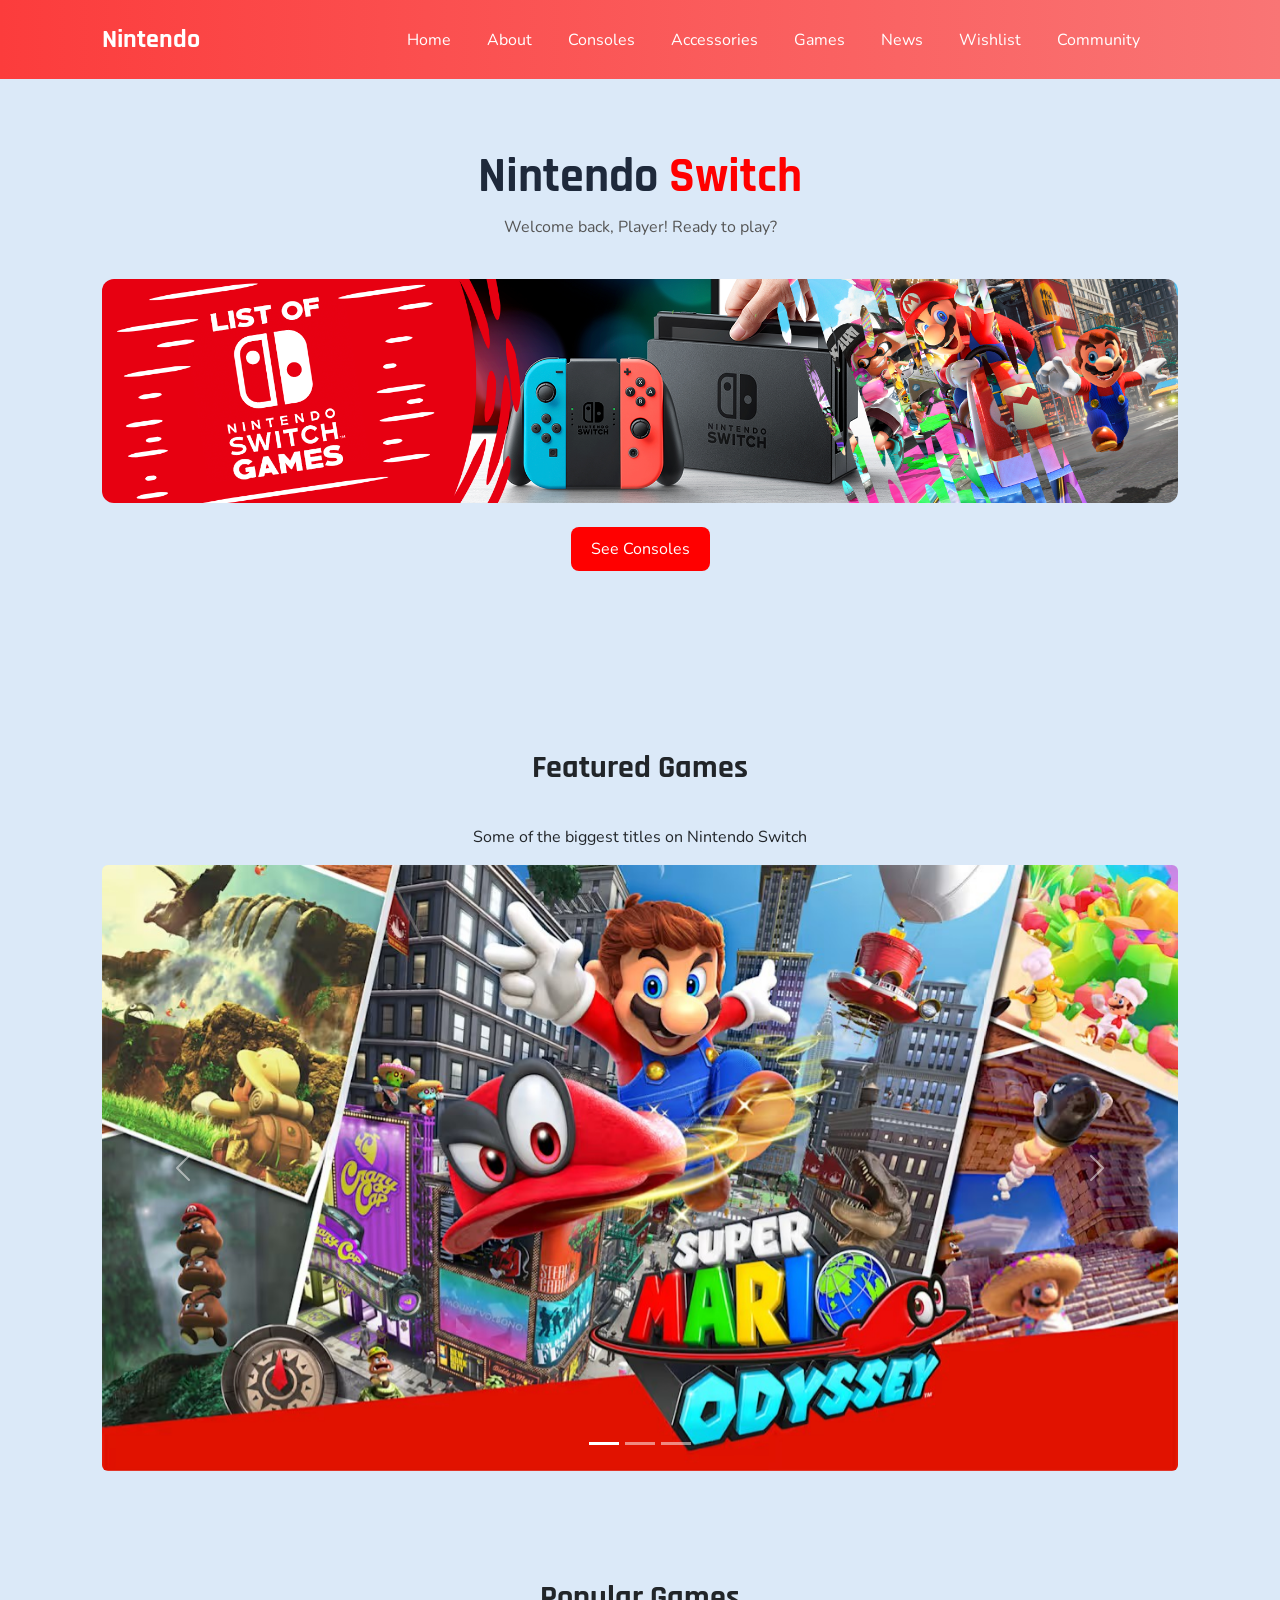
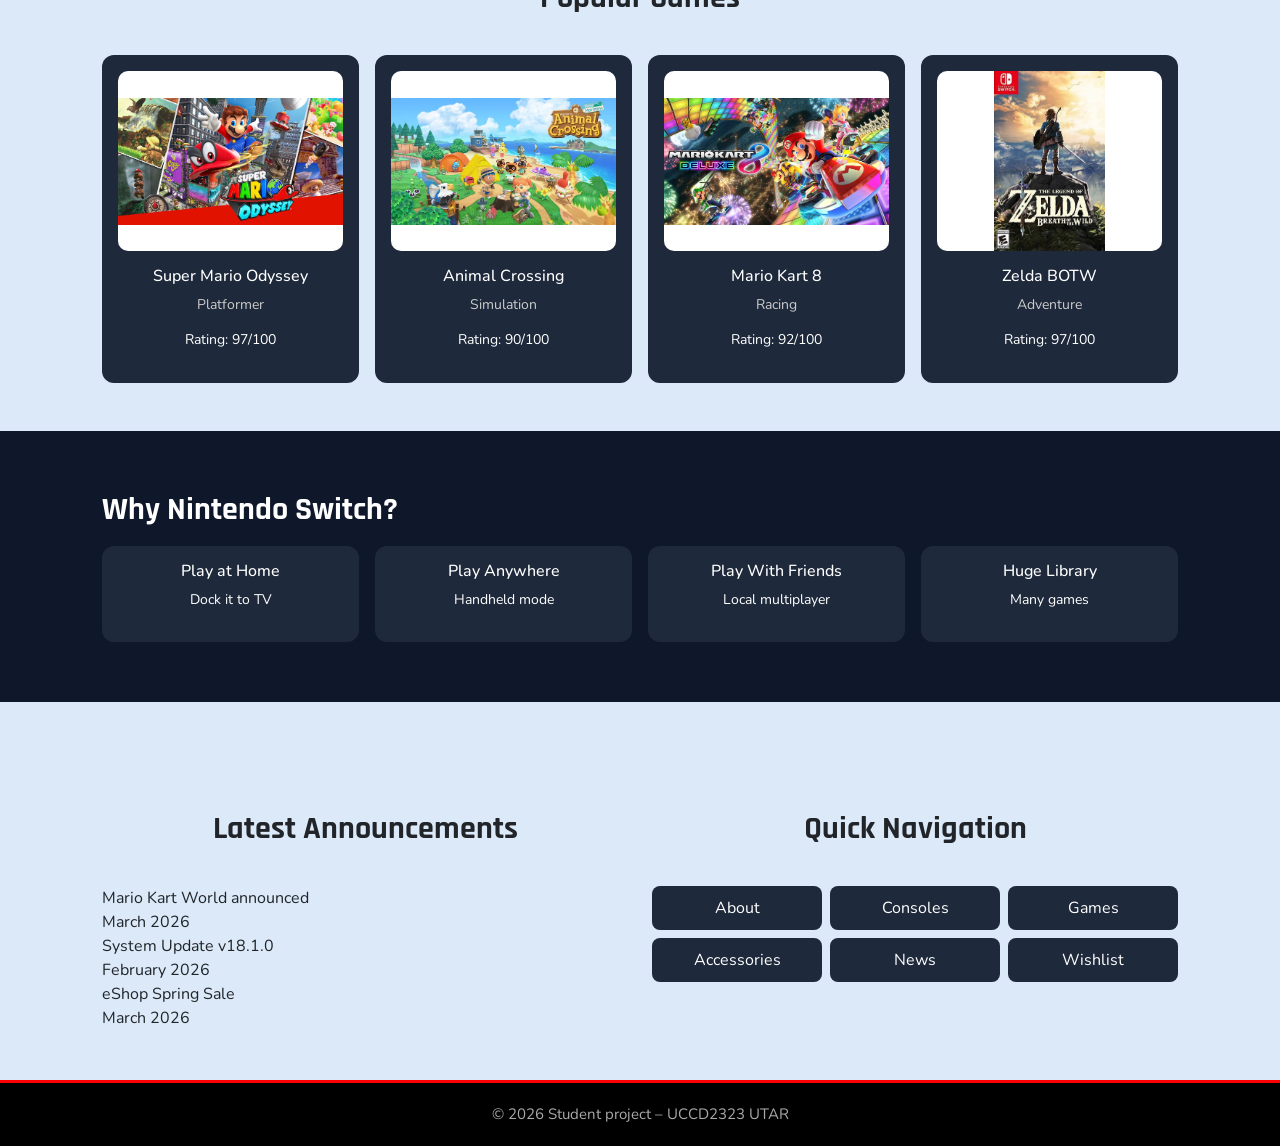
<file: index.html>
<!DOCTYPE html>
<html lang="en">

<head>
    <meta charset="UTF-8">
    <meta name="viewport" content="width=device-width, initial-scale=1">
    <title>Nintendo | Home</title>
    <link rel="icon" href="images/Nintendo-Logo.png">

    <link href="https://cdn.jsdelivr.net/npm/bootstrap@5.3.0/dist/css/bootstrap.min.css" rel="stylesheet">
    <link
        href="https://fonts.googleapis.com/css2?family=Rajdhani:wght@500;600;700&family=Nunito:wght@400;600;700&display=swap"
        rel="stylesheet">

    <link rel="stylesheet" href="style.css">
</head>

<body>

    <!-- NAVBAR -->
    <nav class="navbar navbar-expand-lg custom-nav">
        <div class="container">
            <a class="navbar-brand" href="index.html">Nintendo</a>

            <button title="Toggle button" class="navbar-toggler" type="button" data-bs-toggle="collapse"
                data-bs-target="#menu">
                <span class="navbar-toggler-icon"></span>
            </button>

            <div class="collapse navbar-collapse justify-content-end" id="menu">
                <ul class="navbar-nav">
                    <li class="nav-item"><a class="nav-link active" href="index.html">Home</a></li>
                    <li class="nav-item"><a class="nav-link" href="about.html">About</a></li>
                    <li class="nav-item"><a class="nav-link" href="console.html">Consoles</a></li>
                    <li class="nav-item"><a class="nav-link" href="accessories.html">Accessories</a></li>
                    <li class="nav-item"><a class="nav-link" href="games.html">Games</a></li>
                    <li class="nav-item"><a class="nav-link" href="news.html">News</a></li>
                    <li class="nav-item"><a class="nav-link" href="wishlist.html">Wishlist</a></li>
                    <li class="nav-item"><a class="nav-link" href="community.html">Community</a></li>
                </ul>
            </div>
        </div>
    </nav>

    <!-- HERO -->
    <div class="hero-section">
        <div class="container">
            <h1>Nintendo <span>Switch</span></h1>
            <p id="welcomeMsg">Play at home. Play on the go. Play together.</p>

            <img src="images/hero-banner.png" alt="Nintendo Switch Banner">

            <a href="console.html" class="btn-red mt-4 d-inline-block">See Consoles</a>
        </div>
    </div>

    <!-- FEATURED GAMES -->
    <div class="container my-5">
        <h2 class="section-header">Featured Games</h2>
        <p class="text-center">Some of the biggest titles on Nintendo Switch</p>

        <div id="gameCarousel" class="carousel slide" data-bs-ride="carousel">

            <div class="carousel-indicators">
                <button title="0" type="button" data-bs-target="#gameCarousel" data-bs-slide-to="0"
                    class="active"></button>
                <button title="1" type="button" data-bs-target="#gameCarousel" data-bs-slide-to="1"></button>
                <button title="2" type="button" data-bs-target="#gameCarousel" data-bs-slide-to="2"></button>
            </div>

            <div class="carousel-inner rounded">

                <div class="carousel-item active">
                    <img src="images/adventure2.jpeg" class="d-block w-100" alt="">
                </div>

                <div class="carousel-item">
                    <img src="images/simulation.jpeg" class="d-block w-100" alt="">
                </div>

                <div class="carousel-item">
                    <img src="images/racing.jpeg" class="d-block w-100" alt="">
                </div>

            </div>

            <button title="Previous" class="carousel-control-prev" type="button" data-bs-target="#gameCarousel"
                data-bs-slide="prev">
                <span class="carousel-control-prev-icon"></span>
            </button>

            <button title="Next" class="carousel-control-next" type="button" data-bs-target="#gameCarousel"
                data-bs-slide="next">
                <span class="carousel-control-next-icon"></span>
            </button>
        </div>
    </div>

    <!-- POPULAR GAMES -->
    <div class="container mb-5">
        <h2 class="section-header">Popular Games</h2>

        <div class="row g-3">

            <div class="col-md-3 col-sm-6">
                <div class="card dark-card text-center p-3">
                    <img src="images/adventure2.jpeg" alt="">
                    <div class="card-body">
                        <h6>Super Mario Odyssey</h6>
                        <p class="desc">Platformer</p>
                        <small>Rating: 97/100</small>
                    </div>
                </div>
            </div>

            <div class="col-md-3 col-sm-6">
                <div class="card dark-card text-center p-3">
                    <img src="images/simulation.jpeg" alt="">
                    <div class="card-body">
                        <h6>Animal Crossing</h6>
                        <p class="desc">Simulation</p>
                        <small>Rating: 90/100</small>
                    </div>
                </div>
            </div>

            <div class="col-md-3 col-sm-6">
                <div class="card dark-card text-center p-3">
                    <img src="images/racing.jpeg" alt="">
                    <div class="card-body">
                        <h6>Mario Kart 8</h6>
                        <p class="desc">Racing</p>
                        <small>Rating: 92/100</small>
                    </div>
                </div>
            </div>

            <div class="col-md-3 col-sm-6">
                <div class="card dark-card text-center p-3">
                    <img src="images/adventure01.jpeg" alt="">
                    <div class="card-body">
                        <h6>Zelda BOTW</h6>
                        <p class="desc">Adventure</p>
                        <small>Rating: 97/100</small>
                    </div>
                </div>
            </div>

        </div>
    </div>

    <!-- WHY SECTION -->
    <div class="dark-section">
        <div class="container">
            <h2 class="section-title mb-3">Why Nintendo Switch?</h2>
            <div class="row g-3">

                <div class="col-md-3 col-6">
                    <div class="card dark-card p-3 text-center">
                        <h6>Play at Home</h6>
                        <p class="small">Dock it to TV</p>
                    </div>
                </div>

                <div class="col-md-3 col-6">
                    <div class="card dark-card p-3 text-center">
                        <h6>Play Anywhere</h6>
                        <p class="small">Handheld mode</p>
                    </div>
                </div>

                <div class="col-md-3 col-6">
                    <div class="card dark-card p-3 text-center">
                        <h6>Play With Friends</h6>
                        <p class="small">Local multiplayer</p>
                    </div>
                </div>

                <div class="col-md-3 col-6">
                    <div class="card dark-card p-3 text-center">
                        <h6>Huge Library</h6>
                        <p class="small">Many games</p>
                    </div>
                </div>
            </div>
        </div>
    </div>

    <!-- NEWS + QUICK NAV -->
    <div class="container my-5">
        <div class="row g-4">

            <div class="col-md-6">
                <h2 class="section-header">Latest Announcements</h2>

                <div class="news-item">
                    <div class="news-title">Mario Kart World announced</div>
                    <div class="news-date">March 2026</div>
                </div>

                <div class="news-item">
                    <div class="news-title">System Update v18.1.0</div>
                    <div class="news-date">February 2026</div>
                </div>

                <div class="news-item">
                    <div class="news-title">eShop Spring Sale</div>
                    <div class="news-date">March 2026</div>
                </div>
            </div>

            <div class="col-md-6">
                <h2 class="section-header">Quick Navigation</h2>

                <div class="row g-2 quick-nav">
                    <div class="col-4"><a href="about.html">About</a></div>
                    <div class="col-4"><a href="console.html">Consoles</a></div>
                    <div class="col-4"><a href="games.html">Games</a></div>
                    <div class="col-4"><a href="accessories.html">Accessories</a></div>
                    <div class="col-4"><a href="news.html">News</a></div>
                    <div class="col-4"><a href="wishlist.html">Wishlist</a></div>
                </div>
            </div>

        </div>
    </div>

    <!-- FOOTER -->
    <footer class="footer text-center">
        © 2026 Student project – UCCD2323 UTAR
    </footer>

    <script src="https://cdn.jsdelivr.net/npm/bootstrap@5.3.0/dist/js/bootstrap.bundle.min.js"></script>
    <script src="script.js"></script>
    <!-- Bootstrap JS -->
    <script src="https://cdn.jsdelivr.net/npm/bootstrap@5.3.0/dist/js/bootstrap.bundle.min.js"></script>
    <script>
        // setCookie: saves a value with an expiry date
        function setCookie(name, value, days) {
            const expiry = new Date();
            expiry.setDate(expiry.getDate() + days);
            document.cookie = name + "=" + value + ";expires=" + expiry.toUTCString() + ";path=/";
        }

        // getCookie: reads a saved value by name
        function getCookie(name) {
            const allCookies = document.cookie.split(";");
            for (let i = 0; i < allCookies.length; i++) {
                const pair = allCookies[i].trim().split("=");
                if (pair[0] === name) return pair[1];
            }
            return null;
        }

        // On page load, check if there is already a saved name

        const welcomeEl = document.getElementById("welcomeMsg");
        if (welcomeEl) {
            let playerName = getCookie("playerName");
            if (!playerName) {
                playerName = prompt("Hey! What's your name?") || "Player";
                setCookie("playerName", playerName, 30);
            }
            welcomeEl.textContent = "Welcome back, " + playerName + "! Ready to play?";
        }
    </script>

</body>

</html>
</file>
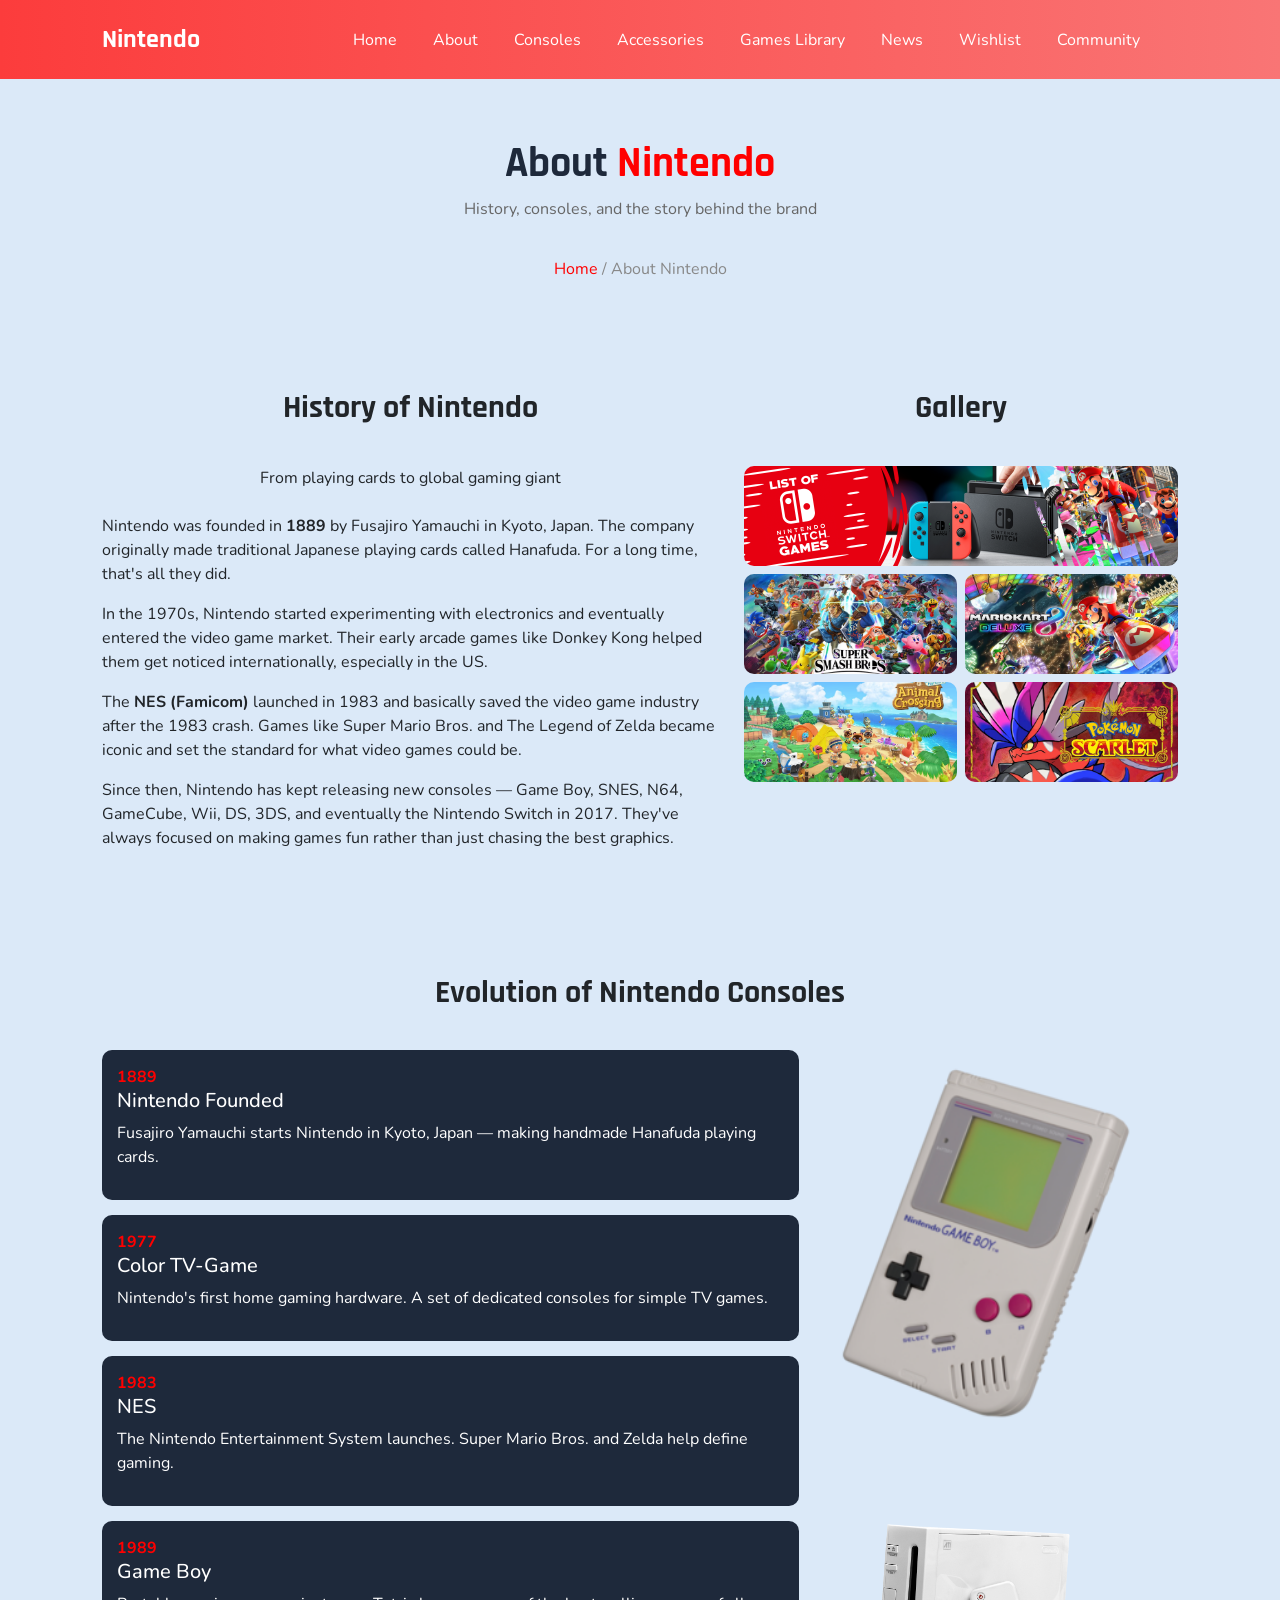
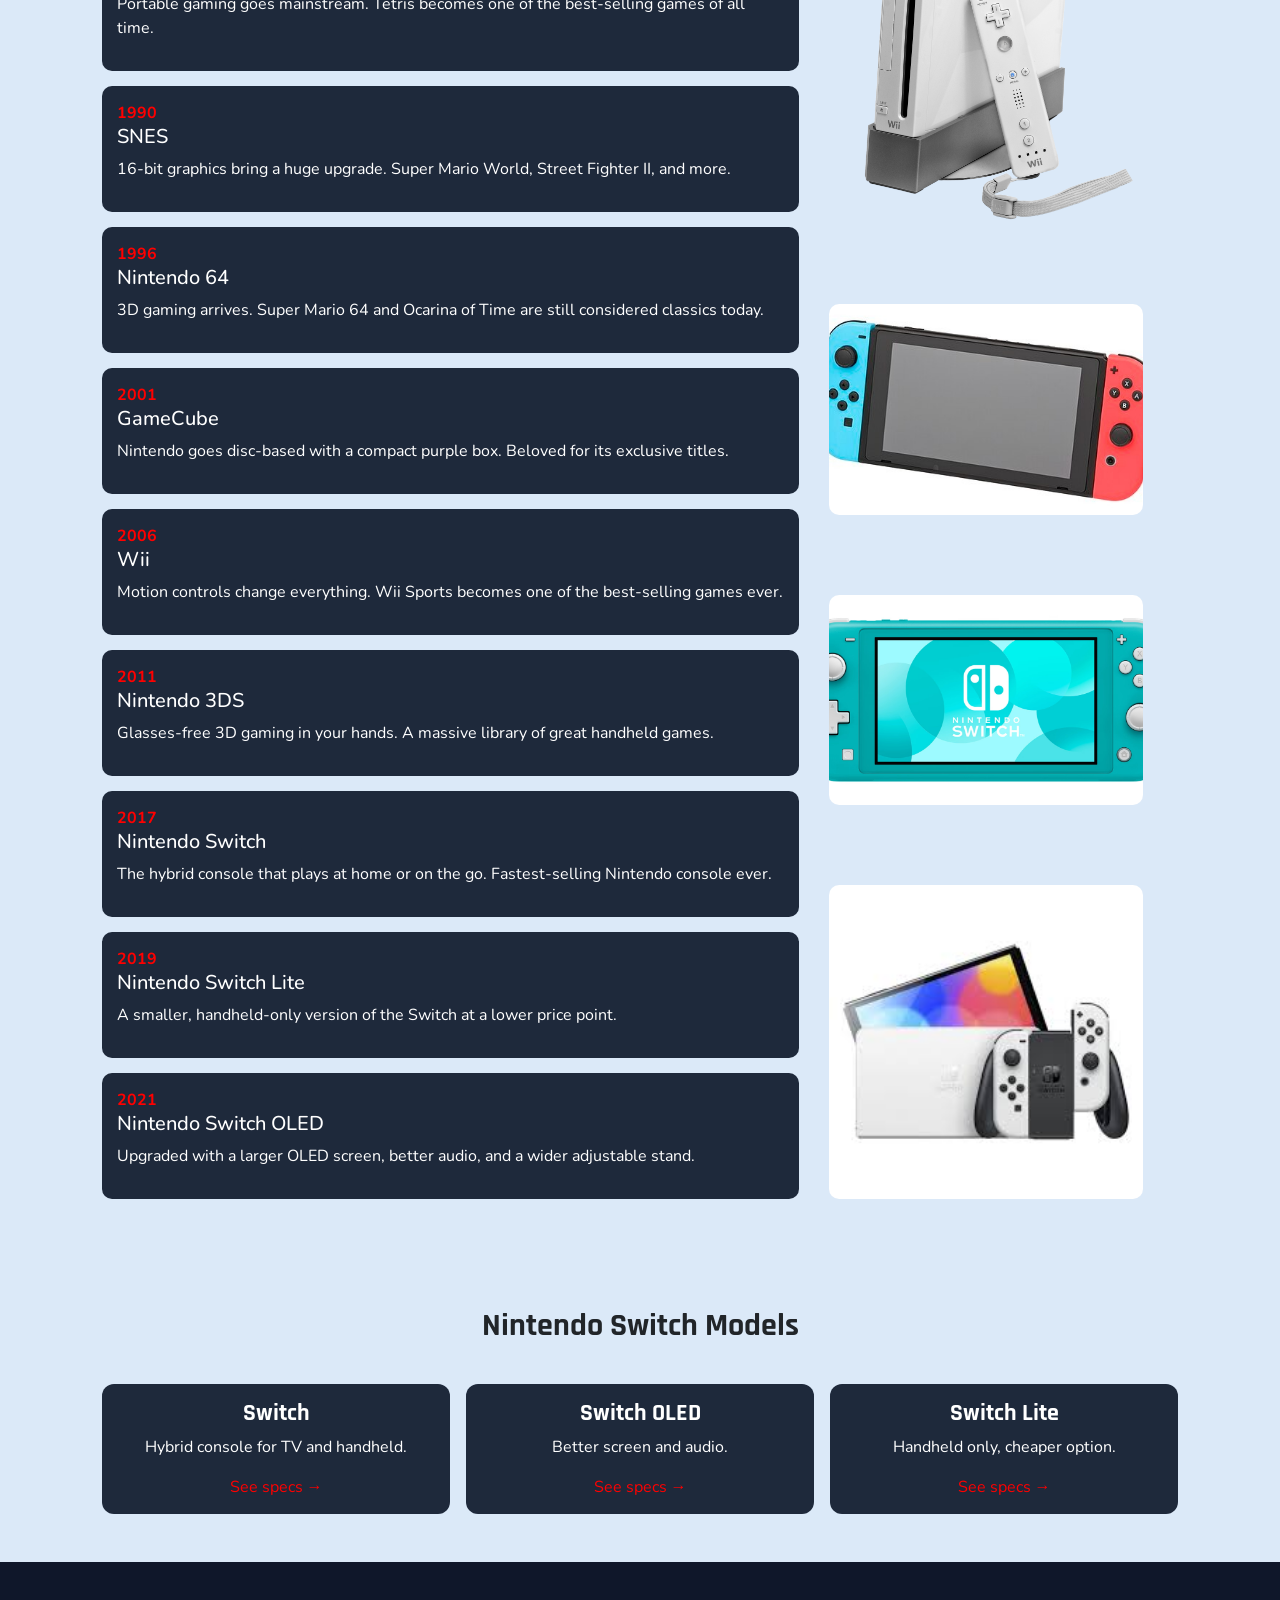
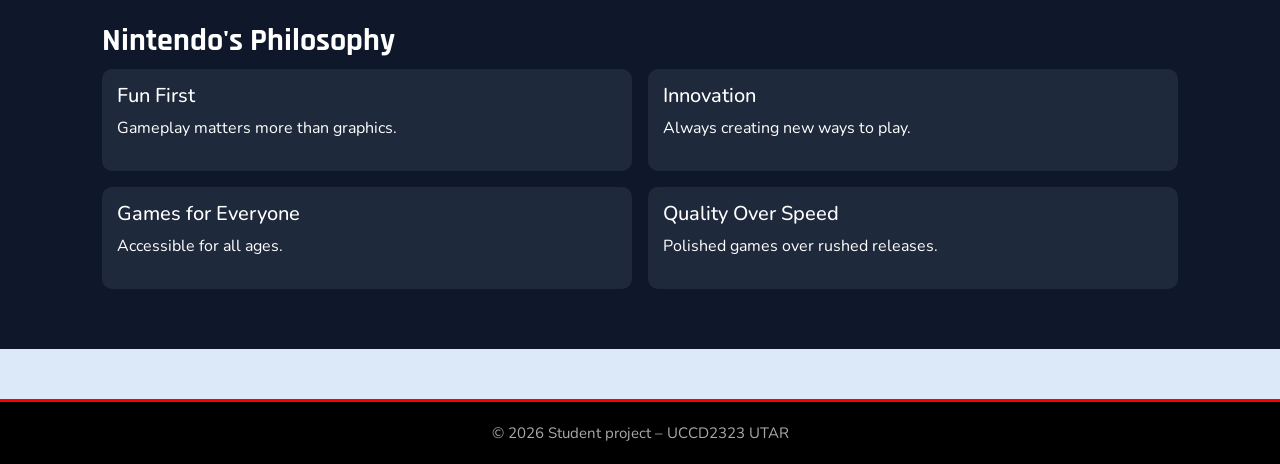
<file: about.html>
<!DOCTYPE html>
<html lang="en">

<head>
    <meta charset="UTF-8">
    <meta name="viewport" content="width=device-width, initial-scale=1">
    <title>Nintendo | About</title>
    <link rel="icon" href="images/Nintendo-Logo.png">

    <link href="https://cdn.jsdelivr.net/npm/bootstrap@5.3.0/dist/css/bootstrap.min.css" rel="stylesheet">
    <link
        href="https://fonts.googleapis.com/css2?family=Rajdhani:wght@500;600;700&family=Nunito:wght@400;600;700&display=swap"
        rel="stylesheet">

    <link rel="stylesheet" href="style.css">
</head>

<body>

    <!-- NAVBAR -->
    <nav class="navbar navbar-expand-lg custom-nav">
        <div class="container">
            <a class="navbar-brand" href="index.html">Nintendo</a>

            <button title="Toggle button" class="navbar-toggler" type="button" data-bs-toggle="collapse"
                data-bs-target="#menu">
                <span class="navbar-toggler-icon"></span>
            </button>

            <div class="collapse navbar-collapse justify-content-end" id="menu">
                <ul class="navbar-nav">
                    <li class="nav-item"><a class="nav-link" href="index.html">Home</a></li>
                    <li class="nav-item"><a class="nav-link active" href="about.html">About</a></li>
                    <li class="nav-item"><a class="nav-link" href="console.html">Consoles</a></li>
                    <li class="nav-item"><a class="nav-link" href="accessories.html">Accessories</a></li>
                    <li class="nav-item"><a class="nav-link" href="games.html">Games Library</a></li>
                    <li class="nav-item"><a class="nav-link" href="news.html">News</a></li>
                    <li class="nav-item"><a class="nav-link" href="wishlist.html">Wishlist</a></li>
                    <li class="nav-item"><a class="nav-link" href="community.html">Community</a></li>
                </ul>
            </div>
        </div>
    </nav>

    <!-- HEADER -->
    <div class="page-header">
        <h1>About <span>Nintendo</span></h1>
        <p>History, consoles, and the story behind the brand</p>
    </div>

    <div class="breadcrumb-bar">
        <a href="index.html">Home</a>
        <span>/</span>
        <span>About Nintendo</span>
    </div>

    <!-- HISTORY -->
    <div class="container my-5">
        <div class="row g-4">

            <div class="col-lg-7">
                <h2 class="section-header">History of Nintendo</h2>
                <p class="text-center mb-4">From playing cards to global gaming giant</p>

                <p>
                    Nintendo was founded in <strong>1889</strong> by Fusajiro Yamauchi in Kyoto, Japan.
                    The company originally made traditional Japanese playing cards called Hanafuda. For a long time,
                    that's all they did.
                </p>

                <p>
                    In the 1970s, Nintendo started experimenting with electronics and eventually entered the video game
                    market.
                    Their early arcade games like Donkey Kong helped them get noticed internationally, especially in the
                    US.
                </p>

                <p>
                    The<strong> NES (Famicom) </strong>launched in 1983 and basically saved the video game
                    industry after the 1983 crash. Games like Super Mario Bros. and The Legend of Zelda became iconic
                    and set the
                    standard for what video games could be.
                </p>

                <p>
                    Since then, Nintendo has kept releasing new consoles — Game Boy, SNES, N64, GameCube, Wii, DS, 3DS,
                    and
                    eventually the Nintendo Switch in 2017. They've always focused on making games fun rather than just
                    chasing
                    the best graphics.
                </p>
            </div>

            <div class="col-lg-5">
                <h2 class="section-header">Gallery</h2>

                <div class="mb-2">
                    <img class="gallery-img large-img" src="images/hero-banner.png" alt="">
                </div>

                <div class="row g-2">
                    <div class="col-6">
                        <img class="gallery-img" src="images/action1.jpeg" alt="">
                    </div>
                    <div class="col-6">
                        <img class="gallery-img" src="images/racing.jpeg" alt="">
                    </div>
                    <div class="col-6">
                        <img class="gallery-img" src="images/simulation.jpeg" alt="">
                    </div>
                    <div class="col-6">
                        <img class="gallery-img" src="images/rpg1.jpeg" alt="">
                    </div>
                </div>
            </div>

        </div>
    </div>

    <!-- TIMELINE -->
    <div class="container mb-5">
    <h2 class="section-header">Evolution of Nintendo Consoles</h2>

    <div class="timeline-table">

        <!-- LEFT: TIMELINE -->
        <div class="timeline-left">

            <div class="timeline-card">
                <div class="year">1889</div>
                <h5>Nintendo Founded</h5>
                <p>Fusajiro Yamauchi starts Nintendo in Kyoto, Japan — making handmade Hanafuda playing cards.</p>
            </div>

            <div class="timeline-card">
                <div class="year">1977</div>
                <h5>Color TV-Game</h5>
                <p>Nintendo's first home gaming hardware. A set of dedicated consoles for simple TV games.</p>
            </div>

            <div class="timeline-card">
                <div class="year">1983</div>
                <h5>NES</h5>
                <p>The Nintendo Entertainment System launches. Super Mario Bros. and Zelda help define gaming.</p>
            </div>

            <div class="timeline-card">
                <div class="year">1989</div>
                <h5>Game Boy</h5>
                <p>Portable gaming goes mainstream. Tetris becomes one of the best-selling games of all time.</p>
            </div>

            <div class="timeline-card">
                <div class="year">1990</div>
                <h5>SNES</h5>
                <p>16-bit graphics bring a huge upgrade. Super Mario World, Street Fighter II, and more.</p>
            </div>

            <div class="timeline-card">
                <div class="year">1996</div>
                <h5>Nintendo 64</h5>
                <p>3D gaming arrives. Super Mario 64 and Ocarina of Time are still considered classics today.</p>
            </div>

            <div class="timeline-card">
                <div class="year">2001</div>
                <h5>GameCube</h5>
                <p>Nintendo goes disc-based with a compact purple box. Beloved for its exclusive titles.</p>
            </div>

            <div class="timeline-card">
                <div class="year">2006</div>
                <h5>Wii</h5>
                <p>Motion controls change everything. Wii Sports becomes one of the best-selling games ever.</p>
            </div>

            <div class="timeline-card">
                <div class="year">2011</div>
                <h5>Nintendo 3DS</h5>
                <p>Glasses-free 3D gaming in your hands. A massive library of great handheld games.</p>
            </div>

            <div class="timeline-card">
                <div class="year">2017</div>
                <h5>Nintendo Switch</h5>
                <p>The hybrid console that plays at home or on the go. Fastest-selling Nintendo console ever.</p>
            </div>

            <div class="timeline-card">
                <div class="year">2019</div>
                <h5>Nintendo Switch Lite</h5>
                <p>A smaller, handheld-only version of the Switch at a lower price point.</p>
            </div>

            <div class="timeline-card">
                <div class="year">2021</div>
                <h5>Nintendo Switch OLED</h5>
                <p>Upgraded with a larger OLED screen, better audio, and a wider adjustable stand.</p>
            </div>

        </div>

        <!-- RIGHT: IMAGES -->
        <div class="timeline-right">

            <img src="images/gameboy.jpeg" alt="">
            <img src="images/wii.jpeg" alt="">
            <img src="images/NintendoSwitch.jpeg" alt="">
            <img src="images/NintendoSwitchLite.jpeg" alt="">
            <img src="images/NintendoSwitchOLED.jpeg" alt="">

        </div>

    </div>
</div>

    <!-- CONSOLES -->
    <div class="container mb-5">
        <h2 class="section-header">Nintendo Switch Models</h2>

        <div class="row g-3">

            <div class="col-md-4">
                <div class="console-card">
                    <h4>Switch</h4>
                    <p>Hybrid console for TV and handheld.</p>
                    <a href="console.html">See specs →</a>
                </div>
            </div>

            <div class="col-md-4">
                <div class="console-card">
                    <h4>Switch OLED</h4>
                    <p>Better screen and audio.</p>
                    <a href="console.html">See specs →</a>
                </div>
            </div>

            <div class="col-md-4">
                <div class="console-card">
                    <h4>Switch Lite</h4>
                    <p>Handheld only, cheaper option.</p>
                    <a href="console.html">See specs →</a>
                </div>
            </div>

        </div>
    </div>

    <!-- PHILOSOPHY -->
    <div class="dark-section">
        <div class="container">
            <h2 class="section-title">Nintendo's Philosophy</h2>
            <div class="row g-3">
                <div class="col-md-6">
                    <div class="phil-box">
                        <h5>Fun First</h5>
                        <p>Gameplay matters more than graphics.</p>
                    </div>
                </div>

                <div class="col-md-6">
                    <div class="phil-box">
                        <h5>Innovation</h5>
                        <p>Always creating new ways to play.</p>
                    </div>
                </div>

                <div class="col-md-6">
                    <div class="phil-box">
                        <h5>Games for Everyone</h5>
                        <p>Accessible for all ages.</p>
                    </div>
                </div>

                <div class="col-md-6">
                    <div class="phil-box">
                        <h5>Quality Over Speed</h5>
                        <p>Polished games over rushed releases.</p>
                    </div>
                </div>
            </div>
        </div>
    </div>

    <!-- FOOTER -->
    <footer class="footer text-center">
        © 2026 Student project – UCCD2323 UTAR
    </footer>

    <script src="https://cdn.jsdelivr.net/npm/bootstrap@5.3.0/dist/js/bootstrap.bundle.min.js"></script>
    <script src="script.js"></script>

</body>

</html>
</file>
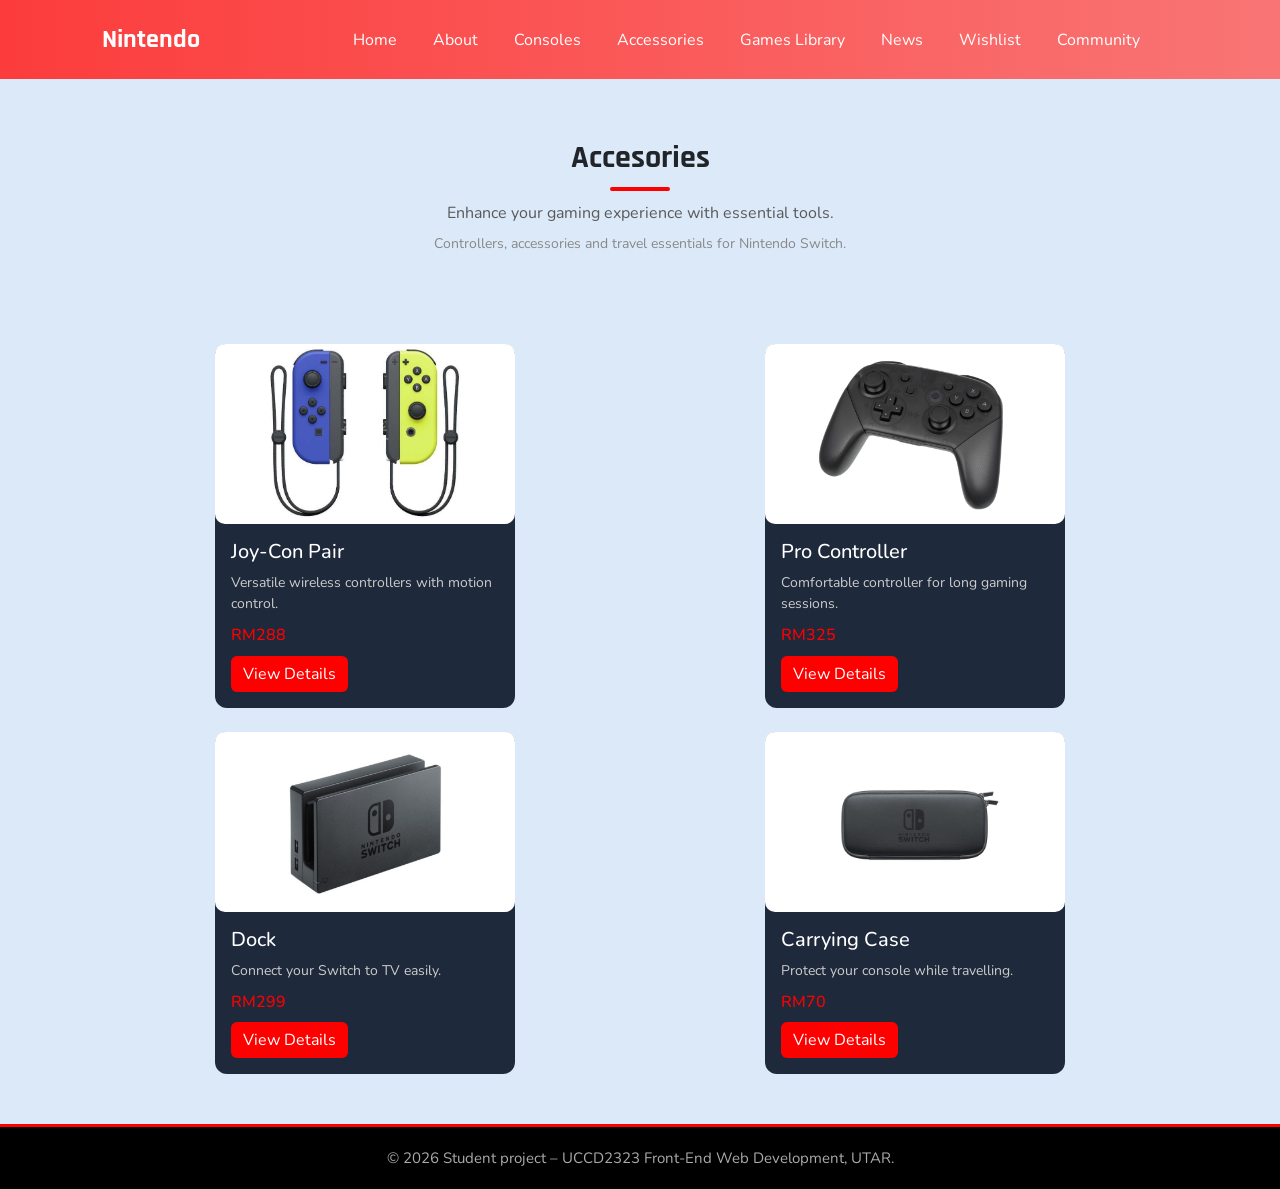
<file: accessories.html>
<!DOCTYPE html>
<html lang="en">

<head>
    <meta charset="utf-8">
    <meta name="viewport" content="width = device-width, initial-scale = 1">
    <title>Nintendo | Accessories</title>
    <link rel="icon" type="image/x-icon" href="images/Nintendo-Logo.png">
    
    <link href="https://cdn.jsdelivr.net/npm/bootstrap@5.3.0/dist/css/bootstrap.min.css" rel="stylesheet">
    <link rel="stylesheet" type="text/css" href="style.css">
    <link
        href="https://fonts.googleapis.com/css2?family=Rajdhani:wght@500;600;700&family=Nunito:wght@400;600;700&display=swap"
        rel="stylesheet">
    <script src="https://cdn.jsdelivr.net/npm/bootstrap@5.3.0/dist/js/bootstrap.bundle.min.js"></script>
</head>

<body>
    <!--Navigation bar, create navigation menu for switching between pages-->
    <nav class="navbar navbar-expand-lg custom-nav">
        <div class="container">
            <!-- Logo -->
            <a class="navbar-brand" href="#">Nintendo</a>

            <!--Menu logo for small device that can't display full menu-->
            <button title="Toggle navigation" class="navbar-toggler" type="button" data-bs-toggle="collapse" data-bs-target="#menu">
                <span class="navbar-toggler-icon"></span>
            </button>

            <!-- Menu -->
            <div class="collapse navbar-collapse justify-content-end" id="menu">
                <ul class="navbar-nav">
                    <li class="nav-item"><a class="nav-link" href="index.html">Home</a></li>
                    <li class="nav-item"><a class="nav-link" href="about.html">About</a></li>
                    <li class="nav-item"><a class="nav-link" href="console.html">Consoles</a></li>
                    <li class="nav-item"><a class="nav-link" href="accessories.html">Accessories</a></li>
                    <li class="nav-item"><a class="nav-link" href="games.html">Games Library</a></li>
                    <li class="nav-item"><a class="nav-link" href="news.html">News</a></li>
                    <li class="nav-item"><a class="nav-link" href="wishlist.html">Wishlist</a></li>
                    <li class="nav-item"><a class="nav-link" href="community.html">Community</a></li>
                </ul>
            </div>
        </div>
    </nav>

    <!--Section header, show page title and short description-->
    <div class="section-header text-center">
        <h2>Accesories</h2>
        <div class="underline"></div>
        <p class="subtext">Enhance your gaming experience with essential tools.</p>
        <p class="desc2">Controllers, accessories and travel essentials for Nintendo Switch.</p>
    </div>
    
    <!--Product cards, display product with image, description, price and button-->
    <div class="container mt-5">
        <div class="row g-4 align-items-start">
            <!-- Joy-Con -->
            <div class="col-md-6">
                <div class="card dark-card">
                    <img alt="Joy-Con Pair" src="images/JoyCon.jpg" class="card-img-top">
                    <div class="card-body">
                        <h5>Joy-Con Pair</h5>
                        <p class="desc">Versatile wireless controllers with motion control.</p>
                        <h6 class="price">RM288</h6>
                        <button class="btn btn-primary view-btn" data-bs-toggle="collapse" data-bs-target="#joy">View Details</button>
                        <!--Collapse detail, show additional product information when user click the button-->
                        <div id="joy" class="collapse mt-2">
                            <p>Connectivity: Bluetooth</p>
                            <p>Battery: 20 hours</p>
                            <p>Weight: 49g</p>
                            <p>Features: HD rumble, Motion, IR Camera, NFC</p>
                            <p>Compatibility: Switch/OLED/Lite</p>
                        </div>
                    </div>
                </div>
            </div>
            <!-- Pro Controller -->
            <div class="col-md-6">
                <div class="card dark-card">
                    <img alt="Pro Controller" src="images/ProController.jpg" class="card-img-top">
                    <div class="card-body">
                        <h5>Pro Controller</h5>
                        <p class="desc">Comfortable controller for long gaming sessions.</p>
                        <h6 class="price">RM325</h6>
                        <button class="btn btn-primary view-btn" data-bs-toggle="collapse" data-bs-target="#pro">View Details</button>
                        <!--Collapse detail, show additional product information when user click the button-->
                        <div id="pro" class="collapse mt-2">
                            <p>Connectivity: Bluetooth</p>
                            <p>Battery: 40 hours</p>
                            <p>Weight: 246g</p>
                            <p>Features: HD rumble, Gyro, NFC, Wired Mode</p>
                            <p>Compatibility: Switch/OLED/Lite</p>
                        </div>
                    </div>
                </div>
            </div>
            <!-- Dock -->
            <div class="col-md-6">
                <div class="card dark-card">
                    <img alt="Dock" src="images/dock.jpg" class="card-img-top">
                    <div class="card-body">
                        <h5>Dock</h5>
                        <p class="desc">Connect your Switch to TV easily.</p>
                        <h6 class="price">RM299</h6>
                        <button class="btn btn-primary view-btn" data-bs-toggle="collapse" data-bs-target="#dock">View Details</button>
                        <!--Collapse detail, show additional product information when user click the button-->
                        <div id="dock" class="collapse mt-2">
                            <p>Output: HDMI</p>
                            <p>Function: TV Mode & Charging</p>
                            <p>Ports: USB, HDMI, AC Adapter</p>
                            <p>Compatibility: Switch/OLED</p>
                        </div>
                    </div>
                </div>
            </div>
            <!-- Carrying Case -->
            <div class="col-md-6">
                <div class="card dark-card">
                    <img alt="Carrying Case" src="images/case.jpg" class="card-img-top">
                    <div class="card-body">
                        <h5>Carrying Case</h5>
                        <p class="desc">Protect your console while travelling.</p>
                        <h6 class="price">RM70</h6>
                        <button class="btn btn-primary view-btn" data-bs-toggle="collapse" data-bs-target="#case">View Details</button>
                        <!--Collapse detail, show additional product information when user click the button-->
                        <div id="case" class="collapse mt-2">
                            <p>Material: Hard Shell</p>
                            <p>Features: Shock Resistant, Lightweight</p>
                            <p>Use: Travel & Protection</p>
                        </div>
                    </div>
                </div>
            </div>
        </div>
    </div>
    <!--Footer, show copywrite information-->
    <footer class="footer text-center">
        © 2026 Student project – UCCD2323 Front-End Web Development, UTAR.
    </footer>

    <script src="script.js"></script>
</body>
</file>
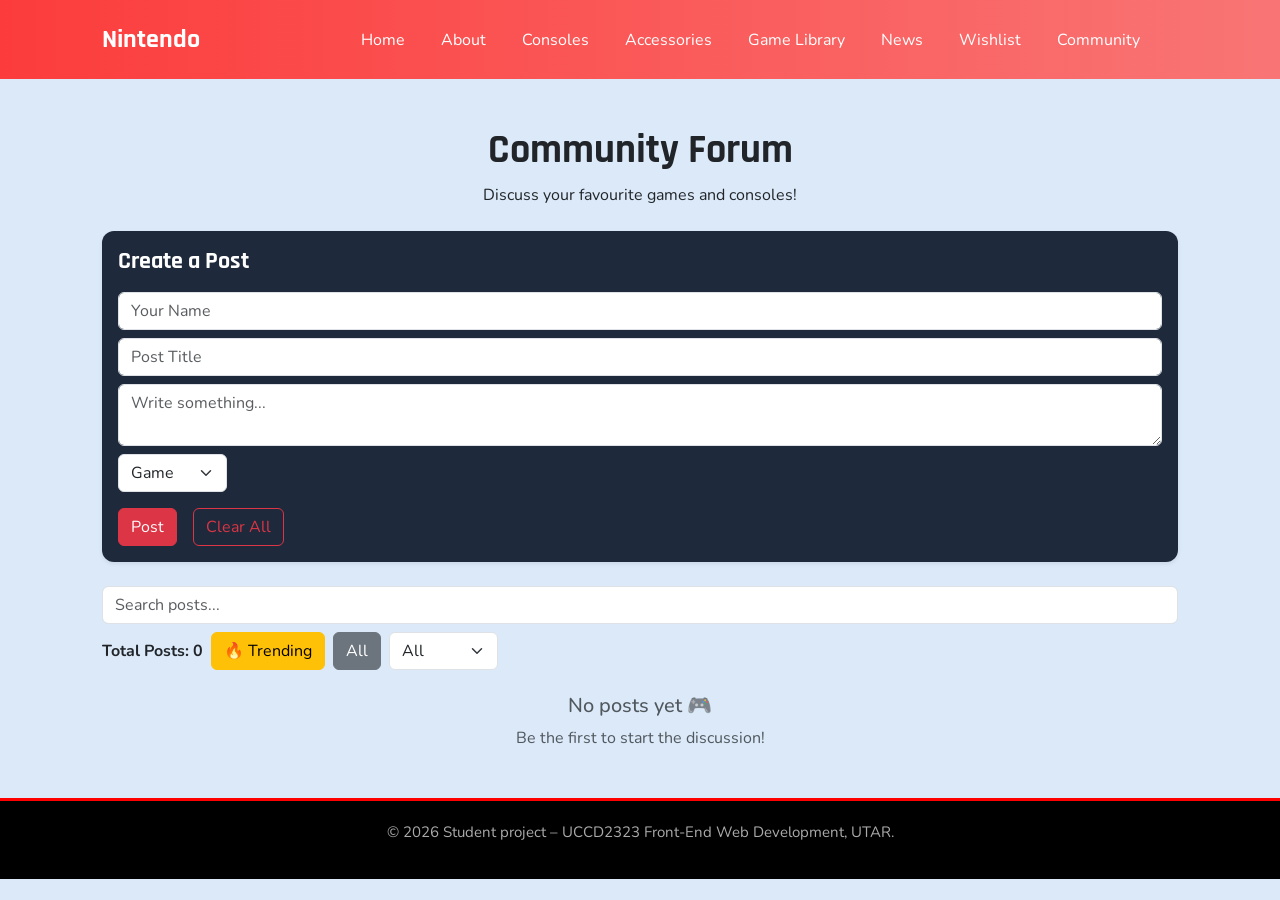
<file: community.html>
<!DOCTYPE html>
<html lang="en">

<head>
    <meta charset="UTF-8">
    <meta name="viewport" content="width=device-width, initial-scale=1.0">
    <title>Nintendo | Community</title>
    <link rel="icon" type="image/x-icon" href="images/Nintendo-Logo.png">
    
    <!-- Bootstrap -->
    <link href="https://cdn.jsdelivr.net/npm/bootstrap@5.3.0/dist/css/bootstrap.min.css" rel="stylesheet">
    <!-- Google Fonts -->
    <link
        href="https://fonts.googleapis.com/css2?family=Rajdhani:wght@500;600;700&family=Nunito:wght@400;600;700&display=swap"
        rel="stylesheet">
    <!-- CSS -->
    <link rel="stylesheet" href="style.css">
</head>

<body>
    <!-- ================= NAVBAR ================= -->
    <nav class="navbar navbar-expand-lg custom-nav">
        <div class="container">
            <a class="navbar-brand fw-bold" href="index.html">Nintendo</a>

            <!-- Toggle button for mobile view -->
            <button title="Toggle navigation" class="navbar-toggler" type="button" data-bs-toggle="collapse" data-bs-target="#menu">
                <span class="navbar-toggler-icon"></span>
            </button>

            <!-- Navigation links -->
            <div class="collapse navbar-collapse justify-content-end" id="menu">
                <ul class="navbar-nav">
                    <li class="nav-item"><a class="nav-link" href="index.html">Home</a></li>
                    <li class="nav-item"><a class="nav-link" href="about.html">About</a></li>
                    <li class="nav-item"><a class="nav-link" href="console.html">Consoles</a></li>
                    <li class="nav-item"><a class="nav-link" href="accessories.html">Accessories</a></li>
                    <li class="nav-item"><a class="nav-link" href="games.html">Game Library</a></li>
                    <li class="nav-item"><a class="nav-link" href="news.html">News</a></li>
                    <li class="nav-item"><a class="nav-link" href="wishlist.html">Wishlist</a></li>
                    <li class="nav-item"><a class="nav-link active" href="community.html">Community</a></li>
                </ul>
            </div>

        </div>
    </nav>

    <!-- ================= PAGE ================= -->
    <div class="container my-5">

        <!-- HEADER -->
        <div class="text-center mb-4">
            <h1>Community Forum</h1>
            <p>Discuss your favourite games and consoles!</p>
        </div>

        <!-- CREATE POST CARD -->
        <div class="card dark-card shadow-sm mb-4 post-card">
            <div class="card-body">

                <h4 class="mb-3">Create a Post</h4>

                <!-- Input fields -->
                <input type="text" id="username" class="form-control mb-2" placeholder="Your Name">
                <input type="text" id="title" class="form-control mb-2" placeholder="Post Title">
                <textarea id="content" class="form-control mb-2" placeholder="Write something..."></textarea>

                <!-- Category dropdown -->
                <select title="Category" id="category" class="form-select mb-3 w-auto">
                    <option value="game">Game</option>
                    <option value="console">Console</option>
                </select>

                <!-- Action buttons -->
                <div class="d-flex gap-2">
                    <button class="btn btn-danger" onclick="addPost()">Post</button>
                    <button class="btn btn-outline-danger ms-2" onclick="clearAll()">Clear All</button>
                </div>
            </div>
        </div>

        <!-- TOOLBAR (SEARCH + FILTER) -->
        <div class="mb-3 d-flex align-items-center gap-2 flex-wrap">

            <!-- Search -->
            <input type="text" id="search" class="form-control flex-grow-1" placeholder="Search posts..." onkeyup="searchPosts()">

            <!-- Post Count -->
            <p id="postCount" class="mb-0 fw-bold"></p>

            <!-- Trending and Reset buttons -->
            <button class="btn btn-warning" onclick="showTrending()">🔥 Trending</button>
            <button class="btn btn-secondary" onclick="resetPosts()">All</button>

            <!-- Category Filter -->
            <select title="Category" id="categoryFilter" class="form-select w-auto" onchange="filterCategory()">
                <option value="all">All</option>
                <option value="game">Game</option>
                <option value="console">Console</option>
            </select>
        </div>

        <!-- POSTS -->
        <div id="postsContainer"></div>

    </div>

    <!-- FOOTER -->
    <footer class="footer text-center mt-5">
        <p>© 2026 Student project – UCCD2323 Front-End Web Development, UTAR.</p>
    </footer>

    <script src="script.js"></script>
    <script src="https://cdn.jsdelivr.net/npm/bootstrap@5.3.0/dist/js/bootstrap.bundle.min.js"></script>

</body>

</html>
</file>
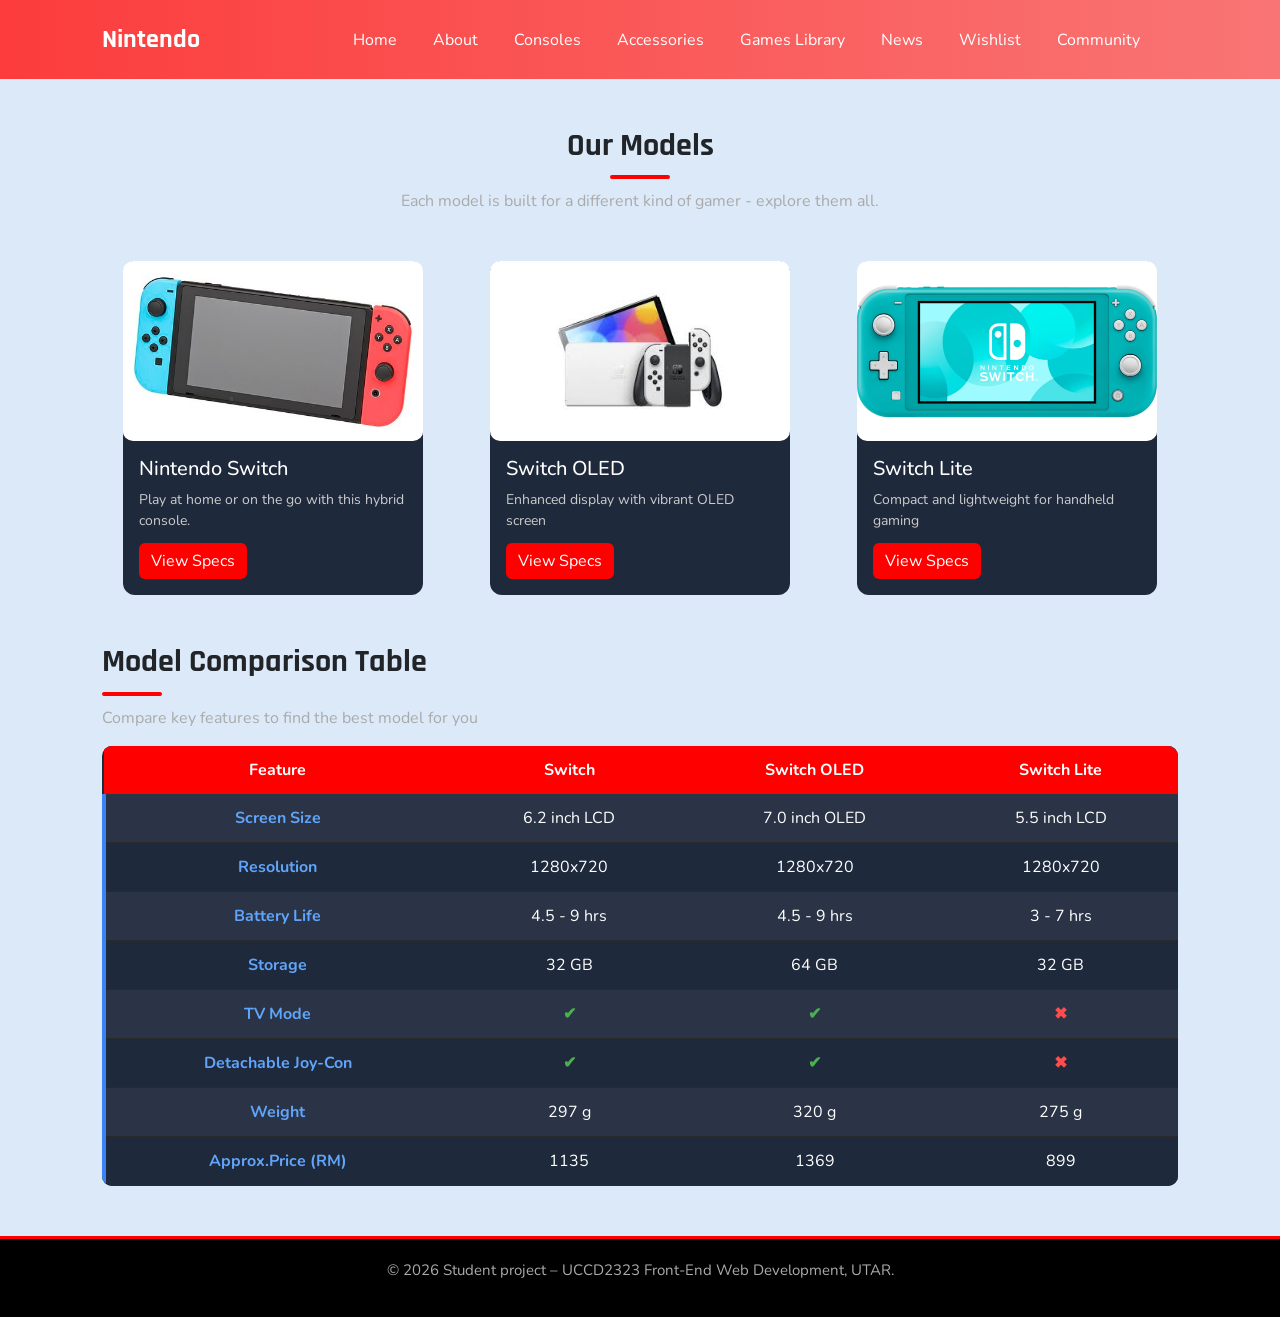
<file: console.html>
<!DOCTYPE html>
<html lang="en">

<head>
    <meta charset="utf-8">
    <meta name="viewport" content="width = device-width, initial-scale = 1">
    <title>Nintendo | Console</title>
    <link rel="icon" type="image/x-icon" href="images/Nintendo-Logo.png">
    
    <link href="https://cdn.jsdelivr.net/npm/bootstrap@5.3.0/dist/css/bootstrap.min.css" rel="stylesheet">
    <link rel="stylesheet" type="text/css" href="style.css">
    <link
        href="https://fonts.googleapis.com/css2?family=Rajdhani:wght@500;600;700&family=Nunito:wght@400;600;700&display=swap"
        rel="stylesheet">
    <script src="https://cdn.jsdelivr.net/npm/bootstrap@5.3.0/dist/js/bootstrap.bundle.min.js"></script>
</head>

<body>
    <!--Navigation bar, create navigation menu for switching between pages-->
    <nav class="navbar navbar-expand-lg custom-nav">
        <div class="container">
            <!-- Logo -->
            <a class="navbar-brand" href="#">Nintendo</a>

            <!--Menu logo for small device that can't display full menu-->
            <button title="Toggle navigation" class="navbar-toggler" type="button" data-bs-toggle="collapse" data-bs-target="#menu">
                <span class="navbar-toggler-icon"></span>
            </button>

            <!-- Menu -->
            <div class="collapse navbar-collapse justify-content-end" id="menu">
                <ul class="navbar-nav">
                    <li class="nav-item"><a class="nav-link" href="index.html">Home</a></li>
                    <li class="nav-item"><a class="nav-link" href="about.html">About</a></li>
                    <li class="nav-item"><a class="nav-link" href="console.html">Consoles</a></li>
                    <li class="nav-item"><a class="nav-link" href="accessories.html">Accessories</a></li>
                    <li class="nav-item"><a class="nav-link" href="games.html">Games Library</a></li>
                    <li class="nav-item"><a class="nav-link" href="news.html">News</a></li>
                    <li class="nav-item"><a class="nav-link" href="wishlist.html">Wishlist</a></li>
                    <li class="nav-item"><a class="nav-link" href="community.html">Community</a></li>
                </ul>
            </div>
        </div>
    </nav>

    <!--Section Header, shows the page title and short description-->
    <div class="section-title text-center mt-5">
        <h2>Our Models</h2>
        <div class="underline"></div>
        <p>Each model is built for a different kind of gamer - explore them all.</p>
    </div>

    <!--Product cards, display product with image, description, price and button-->
    <div class="container mt-5">
        <div class="row g-4">

            <!-- Switch -->
            <div class="col-md-4">
                <div class="card dark-card">
                    <img alt="Nintendo Switch" src="images/NintendoSwitch.jpeg" class="card-img-top">
                    <div class="card-body">
                        <h5>Nintendo Switch</h5>
                        <p class="desc">Play at home or on the go with this hybrid console.</p>
                        <button class="btn btn-primary view-btn" data-bs-toggle="collapse" data-bs-target="#spec1">
                            View Specs
                        </button>
                        <!--Collapse details, show additional product information when user click the button-->
                        <div id="spec1" class="collapse mt-2">
                            <p>Display: 6.2 inch LCD, 1280x720 resolution </p>
                            <p>Battery: 4310 mAh </p>
                            <p>Storage: 32GB (expandable)</p>
                            <p>Weight: 297g</p>
                        </div>
                    </div>
                </div>
            </div>

            <!-- OLED -->
            <div class="col-md-4">
                <div class="card dark-card">
                    <img alt="Nintendo Switch OLED" src="images/NintendoSwitchOLED.jpeg" class="card-img-top">
                    <div class="card-body">
                        <h5>Switch OLED</h5>
                        <p class="desc">Enhanced display with vibrant OLED screen</p>
                        <button class="btn btn-primary view-btn" data-bs-toggle="collapse" data-bs-target="#spec2">
                            View Specs
                        </button>
                        <!--Collapse details, show additional product information when user click the button-->
                        <div id="spec2" class="collapse mt-2">
                            <p>Screen: 7 inch OLED multi-touch screen, 1280x720 resolution</p>
                            <p>Battry: 4310 mAh</p>
                            <p>Storage: 64GB (expandable)</p>
                            <p>Weight: 320g</p>
                        </div>
                    </div>
                </div>
            </div>

            <!-- Lite -->
            <div class="col-md-4">
                <div class="card dark-card">
                    <img alt="Nintendo Switch Lite" src="images/NintendoSwitchLite.jpeg" class="card-img-top">
                    <div class="card-body">
                        <h5>Switch Lite</h5>
                        <p class="desc">Compact and lightweight for handheld gaming</p>
                        <button class="btn btn-primary view-btn" data-bs-toggle="collapse" data-bs-target="#spec3">
                            View Specs
                        </button>
                        <!--Collapse details, show additional product information when user click the button-->
                        <div id="spec3" class="collapse mt-2">
                            <p>Display: 5.5 inch LCD capacitive touch screen, 1280x720 resolution</p>
                            <p>Battery: 3570 mAh</p>
                            <p>Storage: 32GB (expandable)</p>
                            <p>Weight: 275g</p>
                        </div>
                    </div>
                </div>
            </div>
        </div>
    </div>

    <!--Comparison Table section, display a table to compare between different switch models-->
    <div class="container mt-5">
        <div class="section-title text-start mt-5">
            <h2>Model Comparison Table</h2>
            <div class="underline-left"></div>
            <p>Compare key features to find the best model for you</p>
        </div>
        <div class="table-responsive">
            <table class="custom-table">
                <tr>
                    <th>Feature</th>
                    <th>Switch</th>
                    <th>Switch OLED</th>
                    <th>Switch Lite</th>
                </tr>
                <tr>
                    <td>Screen Size</td>
                    <td>6.2 inch LCD</td>
                    <td>7.0 inch OLED</td>
                    <td>5.5 inch LCD</td>
                </tr>
                <tr>
                    <td>Resolution</td>
                    <td>1280x720</td>
                    <td>1280x720</td>
                    <td>1280x720</td>
                </tr>
                <tr>
                    <td>Battery Life</td>
                    <td>4.5 - 9 hrs</td>
                    <td>4.5 - 9 hrs</td>
                    <td>3 - 7 hrs</td>
                </tr>
                <tr>
                    <td>Storage</td>
                    <td>32 GB</td>
                    <td>64 GB</td>
                    <td>32 GB</td>
                </tr>
                <tr>
                    <td>TV Mode</td>
                    <td class="check">✔</td>
                    <td class="check">✔</td>
                    <td class="cross">✖</td>
                </tr>
                <tr>
                    <td>Detachable Joy-Con</td>
                    <td class="check">✔</td>
                    <td class="check">✔</td>
                    <td class="cross">✖</td>
                </tr>
                <tr>
                    <td>Weight</td>
                    <td>297 g</td>
                    <td>320 g</td>
                    <td>275 g</td>
                </tr>
                <tr>
                    <td>Approx.Price (RM)</td>
                    <td>1135</td>
                    <td>1369</td>
                    <td>899</td>
                </tr>
            </table>
        </div>
    </div>

    <!--Footer, show copyright information-->
    <footer class="footer text-center">
        <p>© 2026 Student project – UCCD2323 Front-End Web Development, UTAR.</p>
    </footer>

    <script src="script.js"></script>
</body>

</html>
</file>
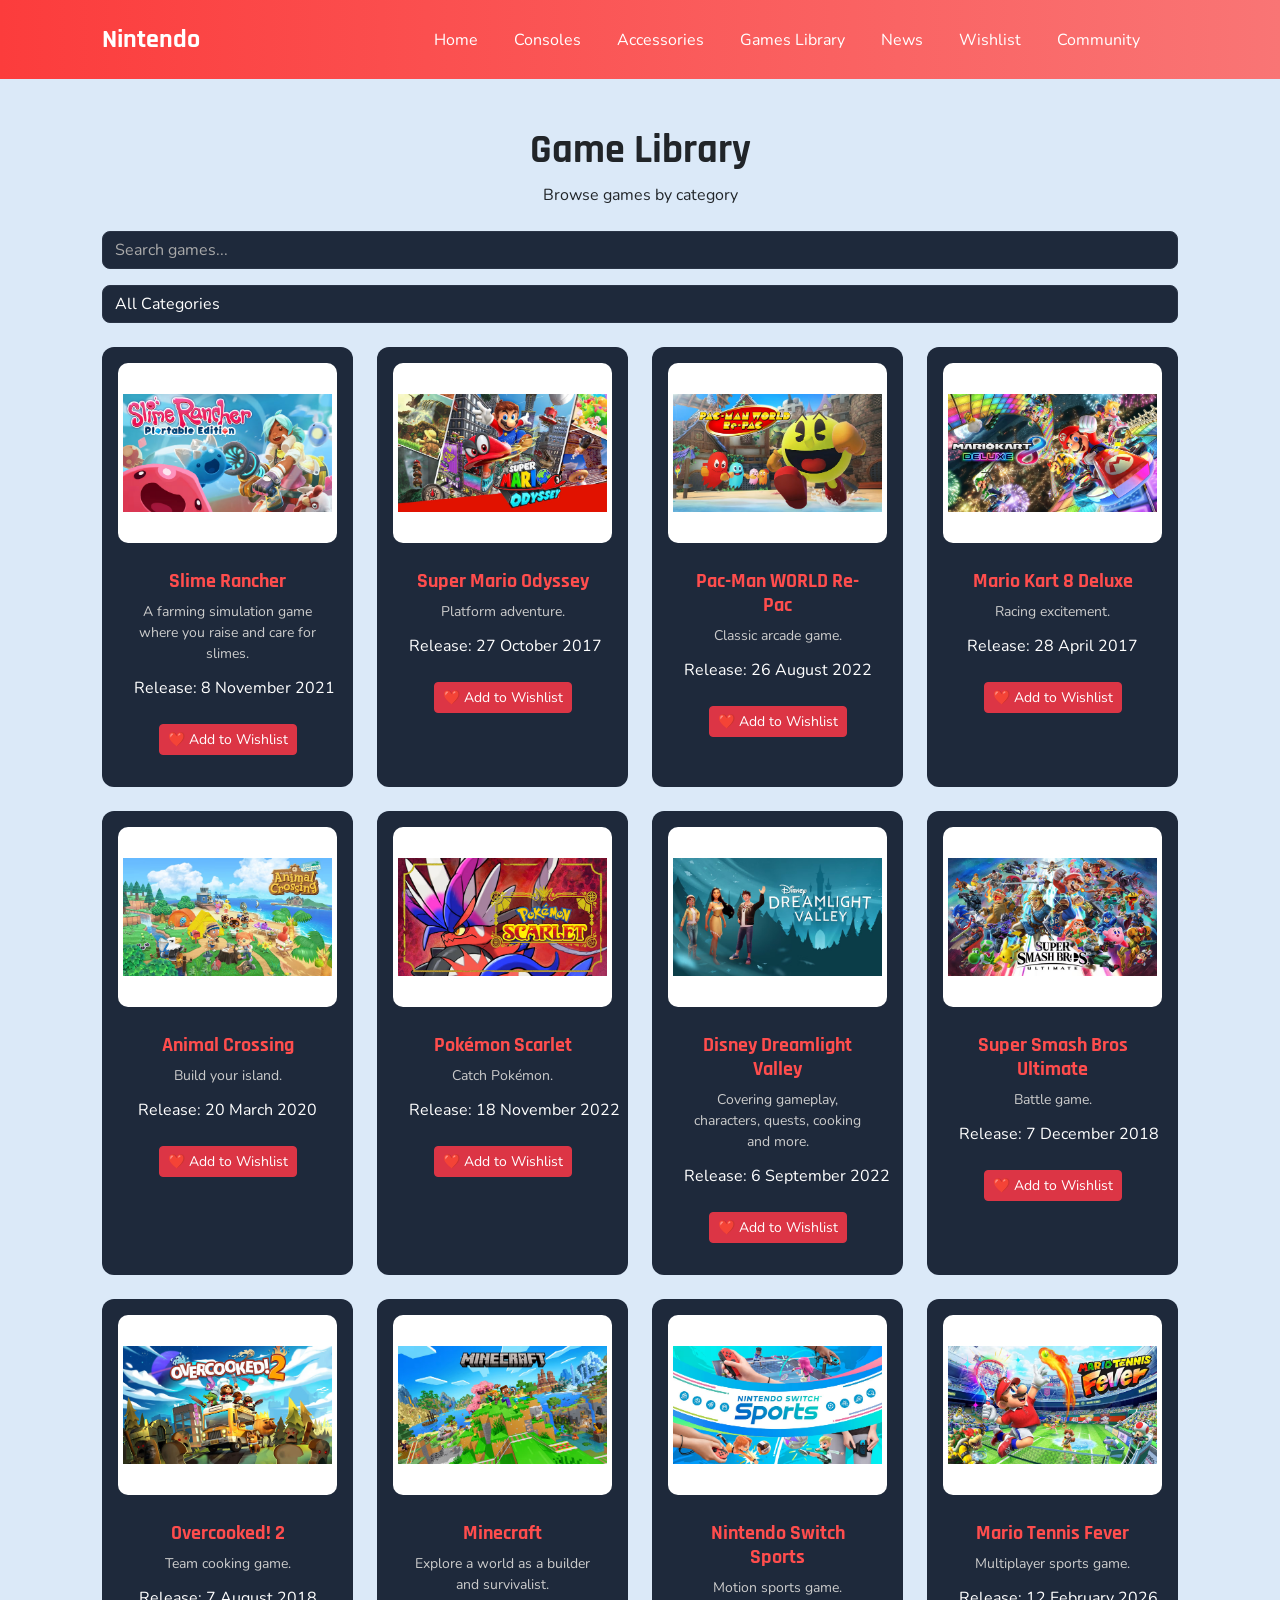
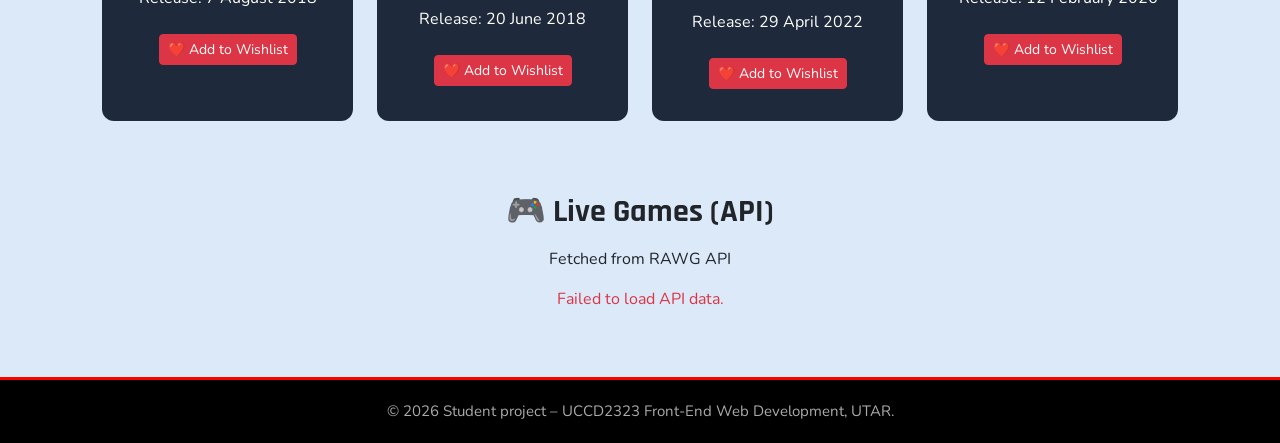
<file: games.html>
<!DOCTYPE html>
<html lang="en">

<head>
    <meta charset="UTF-8">
    <meta name="viewport" content="width = device-width, initial-scale = 1">
    <title>Nintendo | Game Library</title>
    <link rel="icon" type="image/x-icon" href="images/Nintendo-Logo.png">

    <!-- Bootstrap -->
    <link href="https://cdn.jsdelivr.net/npm/bootstrap@5.3.0/dist/css/bootstrap.min.css" rel="stylesheet">
    <!-- Google Fonts -->
    <link
        href="https://fonts.googleapis.com/css2?family=Rajdhani:wght@500;600;700&family=Nunito:wght@400;600;700&display=swap"
        rel="stylesheet">
    <!-- CSS -->
    <link rel="stylesheet" href="style.css">
</head>

<body>
    <!--Navigation bar, create the navigation menu for switching between pages-->
    <nav class="navbar navbar-expand-lg custom-nav">
        <div class="container">
            <!-- Logo -->
            <a class="navbar-brand" href="#">Nintendo</a>
            <!--Menu logo for small device that can't display full menu-->
            <button title="Toggle navigation" class="navbar-toggler" type="button" data-bs-toggle="collapse"
                data-bs-target="#menu">
                <span class="navbar-toggler-icon"></span>
            </button>
            <!-- Menu -->
            <div class="collapse navbar-collapse justify-content-end" id="menu">
                <ul class="navbar-nav">
                    <li class="nav-item"><a class="nav-link" href="index.html">Home</a></li>
                    <li class="nav-item"><a class="nav-link" href="console.html">Consoles</a></li>
                    <li class="nav-item"><a class="nav-link" href="accessories.html">Accessories</a></li>
                    <li class="nav-item"><a class="nav-link" href="games.html">Games Library</a></li>
                    <li class="nav-item"><a class="nav-link" href="news.html">News</a></li>
                    <li class="nav-item"><a class="nav-link" href="wishlist.html">Wishlist</a></li>
                    <li class="nav-item"><a class="nav-link" href="community.html">Community</a></li>
                </ul>
            </div>
        </div>
    </nav>

    <!-- ================= PAGE ================= -->
    <div class="container my-5">

        <!-- Header -->
        <div class="text-center mb-4">
            <h1>Game Library</h1>
            <p>Browse games by category</p>
        </div>

        <!-- Search + Filter (FIXED RESPONSIVE) -->
        <div class="d-flex flex-wrap gap-3 mb-4">

            <input type="text" id="searchBar" class="form-control flex-grow-1" placeholder="Search games...">

            <select title="Genre Filter" id="genreFilter" class="form-select">
                <option value="all">All Categories</option>
                <option value="adventure">Adventure</option>
                <option value="racing">Racing</option>
                <option value="simulation">Simulation</option>
                <option value="role-playing">Role-playing</option>
                <option value="action">Action</option>
                <option value="sports">Sports</option>
            </select>

        </div>

        <!-- Games -->
        <div class="row" id="gameList">

            <!-- Adventure -->
            <div class="col-md-3 col-sm-6 mb-4 game" data-genre="Adventure" data-title="Slime Rancher"
                data-image="images/adventure1.jpeg">
                <div class="card dark-card p-3 text-center">
                    <img src="images/adventure1.jpeg" class="card-img-top" alt="Slime Rancher">
                    <div class="card-body">
                        <h5>Slime Rancher</h5>
                        <p class="desc">A farming simulation game where you raise and care for slimes.</p>
                        <p class="release">Release: 8 November 2021</p>
                        <button class="btn btn-danger btn-sm mt-2" onclick="addToWishlist(this)">❤️ Add to
                            Wishlist</button>
                    </div>
                </div>
            </div>

            <div class="col-md-3 col-sm-6 mb-4 game" data-genre="Adventure" data-title="Super Mario Odyssey"
                data-image="images/adventure2.jpeg">
                <div class="card dark-card p-3 text-center">
                    <img src="images/adventure2.jpeg" alt="Super Mario Odyssey" class="card-img-top">
                    <div class="card-body">
                        <h5>Super Mario Odyssey</h5>
                        <p class="desc">Platform adventure.</p>
                        <p class="release">Release: 27 October 2017</p>
                        <button class="btn btn-danger btn-sm mt-2" onclick="addToWishlist(this)">❤️ Add to
                            Wishlist</button>
                    </div>
                </div>
            </div>

            <div class="col-md-3 col-sm-6 mb-4 game" data-genre="Adventure" data-title="Pac-Man WORLD Re-Pac"
                data-image="images/adventure3.jpeg">
                <div class="card dark-card p-3 text-center">
                    <img src="images/adventure3.jpeg" alt="Pac-Man WORLD Re-Pac" class="card-img-top">
                    <div class="card-body">
                        <h5>Pac-Man WORLD Re-Pac</h5>
                        <p class="desc">Classic arcade game.</p>
                        <p class="release">Release: 26 August 2022</p>
                        <button class="btn btn-danger btn-sm mt-2" onclick="addToWishlist(this)">❤️ Add to
                            Wishlist</button>
                    </div>
                </div>
            </div>

            <!-- Racing -->
            <div class="col-md-3 col-sm-6 mb-4 game" data-genre="Racing" data-title="Mario Kart 8 Deluxe"
                data-image="images/racing.jpeg">
                <div class="card dark-card p-3 text-center">
                    <img src="images/racing.jpeg" alt="Mario Kart 8 Deluxe" class="card-img-top">
                    <div class="card-body">
                        <h5>Mario Kart 8 Deluxe</h5>
                        <p class="desc">Racing excitement.</p>
                        <p class="release">Release: 28 April 2017</p>
                        <button class="btn btn-danger btn-sm mt-2" onclick="addToWishlist(this)">❤️ Add to
                            Wishlist</button>
                    </div>
                </div>
            </div>

            <!-- Simulation -->
            <div class="col-md-3 col-sm-6 mb-4 game" data-genre="Simulation" data-title="Animal Crossing"
                data-image="images/simulation.jpeg">
                <div class="card dark-card p-3 text-center">
                    <img src="images/simulation.jpeg" alt="Animal Crossing" class="card-img-top">
                    <div class="card-body">
                        <h5>Animal Crossing</h5>
                        <p class="desc">Build your island.</p>
                        <p class="release">Release: 20 March 2020</p>
                        <button class="btn btn-danger btn-sm mt-2" onclick="addToWishlist(this)">❤️ Add to
                            Wishlist</button>
                    </div>
                </div>
            </div>

            <!-- role-playing -->
            <div class="col-md-3 col-sm-6 mb-4 game" data-genre="Role-Playing" data-title="Pokémon Scarlet"
                data-image="images/rpg1.jpeg">
                <div class="card dark-card p-3 text-center">
                    <img src="images/rpg1.jpeg" alt="Pokémon Scarlet" class="card-img-top">
                    <div class="card-body">
                        <h5>Pokémon Scarlet</h5>
                        <p class="desc">Catch Pokémon.</p>
                        <p class="release">Release: 18 November 2022</p>
                        <button class="btn btn-danger btn-sm mt-2" onclick="addToWishlist(this)">❤️ Add to
                            Wishlist</button>
                    </div>
                </div>
            </div>

            <div class="col-md-3 col-sm-6 mb-4 game" data-genre="Role-Playing" data-title="Disney Dreamlight Valley"
                data-image="images/rpg2.jpeg">
                <div class="card dark-card p-3 text-center">
                    <img src="images/rpg2.jpeg" alt="Disney Dreamlight Valley" class="card-img-top">
                    <div class="card-body">
                        <h5>Disney Dreamlight Valley</h5>
                        <p class="desc">Covering gameplay, characters, quests, cooking and more.</p>
                        <p class="release">Release: 6 September 2022</p>
                        <button class="btn btn-danger btn-sm mt-2" onclick="addToWishlist(this)">❤️ Add to
                            Wishlist</button>
                    </div>
                </div>
            </div>

            <!-- Action -->
            <div class="col-md-3 col-sm-6 mb-4 game" data-genre="Action" data-title="Super Smash Bros Ultimate"
                data-image="images/action1.jpeg">
                <div class="card dark-card p-3 text-center">
                    <img src="images/action1.jpeg" alt="Super Smash Bros Ultimate" class="card-img-top">
                    <div class="card-body">
                        <h5>Super Smash Bros Ultimate</h5>
                        <p class="desc">Battle game.</p>
                        <p class="release">Release: 7 December 2018</p>
                        <button class="btn btn-danger btn-sm mt-2" onclick="addToWishlist(this)">❤️ Add to
                            Wishlist</button>
                    </div>
                </div>
            </div>

            <div class="col-md-3 col-sm-6 mb-4 game" data-genre="Action" data-title="Overcooked! 2"
                data-image="images/action2.jpeg">
                <div class="card dark-card p-3 text-center">
                    <img src="images/action2.jpeg" alt="Overcooked! 2" class="card-img-top">
                    <div class="card-body">
                        <h5>Overcooked! 2</h5>
                        <p class="desc">Team cooking game.</p>
                        <p class="release">Release: 7 August 2018</p>
                        <button class="btn btn-danger btn-sm mt-2" onclick="addToWishlist(this)">❤️ Add to
                            Wishlist</button>
                    </div>
                </div>
            </div>

            <div class="col-md-3 col-sm-6 mb-4 game" data-genre="Action" data-title="Minecraft"
                data-image="images/action3.jpeg">
                <div class="card dark-card p-3 text-center">
                    <img src="images/action3.jpeg" alt="Minecraft" class="card-img-top">
                    <div class="card-body">
                        <h5>Minecraft</h5>
                        <p class="desc">Explore a world as a builder and survivalist.</p>
                        <p class="release">Release: 20 June 2018</p>
                        <button class="btn btn-danger btn-sm mt-2" onclick="addToWishlist(this)">❤️ Add to
                            Wishlist</button>
                    </div>
                </div>
            </div>

            <!-- Sports -->
            <div class="col-md-3 col-sm-6 mb-4 game" data-genre="Sports" data-title="Nintendo Switch Sports"
                data-image="images/sports1.jpeg">
                <div class="card dark-card p-3 text-center">
                    <img src="images/sports1.jpeg" alt="Nintendo Switch Sports" class="card-img-top">
                    <div class="card-body">
                        <h5>Nintendo Switch Sports</h5>
                        <p class="desc">Motion sports game.</p>
                        <p class="release">Release: 29 April 2022</p>
                        <button class="btn btn-danger btn-sm mt-2" onclick="addToWishlist(this)">❤️ Add to
                            Wishlist</button>
                    </div>
                </div>
            </div>

            <div class="col-md-3 col-sm-6 mb-4 game" data-genre="Sports" data-title="Mario Tennis Fever"
                data-image="images/sports2.jpeg">
                <div class="card dark-card p-3 text-center">
                    <img src="images/sports2.jpeg" alt="Mario Tennis Fever" class="card-img-top">
                    <div class="card-body">
                        <h5>Mario Tennis Fever</h5>
                        <p class="desc">Multiplayer sports game.</p>
                        <p class="release">Release: 12 February 2026</p>
                        <button class="btn btn-danger btn-sm mt-2" onclick="addToWishlist(this)">❤️ Add to
                            Wishlist</button>
                    </div>
                </div>
            </div>


        </div>
    </div>

    <!-- ================= API SECTION ================= -->
    <div class="container my-5">
        <h2 class="text-center mb-3">🎮 Live Games (API)</h2>
        <p class="text-center">Fetched from RAWG API</p>

        <div class="row" id="apiGames"></div>
    </div>

    <!--Footer, show copywrite information-->
    <footer class="footer text-center">
        © 2026 Student project – UCCD2323 Front-End Web Development, UTAR.
    </footer>
    <script src="script.js"></script>
</body>

</html>
</file>
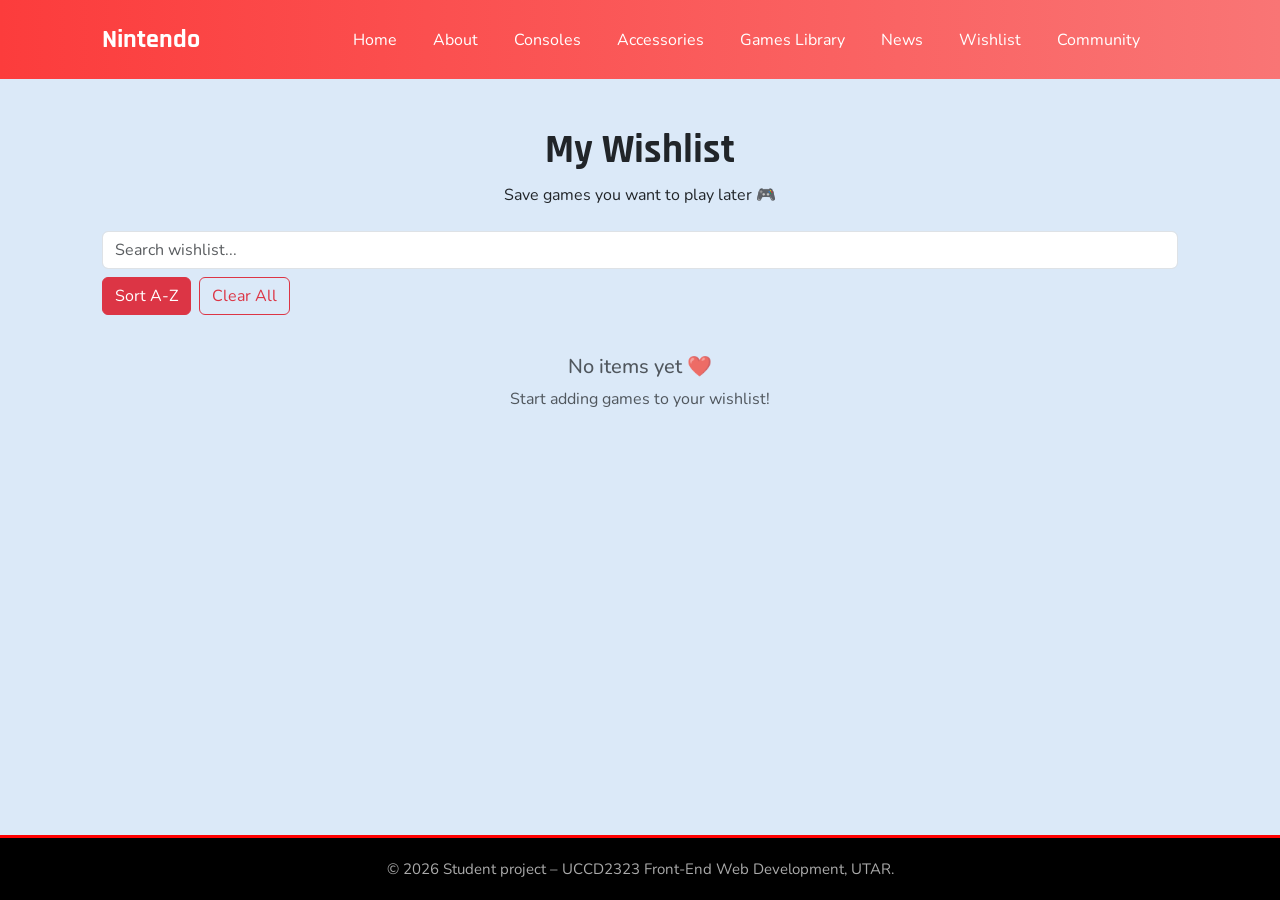
<file: wishlist.html>
<!DOCTYPE html>
<html lang="en">

<head>
    <meta charset="UTF-8">
    <meta name="viewport" content="width=device-width, initial-scale=1.0">
    <title>Nintendo | Wishlist</title>
    <link rel="icon" type="image/x-icon" href="images/Nintendo-Logo.png">
    
    <!-- Bootstrap -->
    <link href="https://cdn.jsdelivr.net/npm/bootstrap@5.3.0/dist/css/bootstrap.min.css" rel="stylesheet">
    <!-- Google Fonts -->
    <link
        href="https://fonts.googleapis.com/css2?family=Rajdhani:wght@500;600;700&family=Nunito:wght@400;600;700&display=swap"
        rel="stylesheet">
    <!-- CSS -->
    <link rel="stylesheet" href="style.css">
</head>

<body class="wishlist-page">
    <!--Navigation bar, create navigation menu for switching between pages-->
    <nav class="navbar navbar-expand-lg custom-nav">
        <div class="container">
            <!-- Logo -->
            <a class="navbar-brand" href="#">Nintendo</a>

            <!--Menu logo for small device that can't display full menu-->
            <button title="Toggle navigation" class="navbar-toggler" type="button" data-bs-toggle="collapse" data-bs-target="#menu">
                <span class="navbar-toggler-icon"></span>
            </button>

            <!-- Menu -->
            <div class="collapse navbar-collapse justify-content-end" id="menu">
                <ul class="navbar-nav">
                    <li class="nav-item"><a class="nav-link" href="index.html">Home</a></li>
                    <li class="nav-item"><a class="nav-link" href="about.html">About</a></li>
                    <li class="nav-item"><a class="nav-link" href="console.html">Consoles</a></li>
                    <li class="nav-item"><a class="nav-link" href="accessories.html">Accessories</a></li>
                    <li class="nav-item"><a class="nav-link" href="games.html">Games Library</a></li>
                    <li class="nav-item"><a class="nav-link" href="news.html">News</a></li>
                    <li class="nav-item"><a class="nav-link" href="wishlist.html">Wishlist</a></li>
                    <li class="nav-item"><a class="nav-link" href="community.html">Community</a></li>
                </ul>
            </div>
        </div>
    </nav>

    <!-- ================= PAGE ================= -->
    <div class="container my-5">

        <!-- HEADER -->
        <div class="text-center mb-4">
            <h1>My Wishlist</h1>
            <p>Save games you want to play later 🎮</p>
        </div>

        <!-- TOOLBAR -->
        <div class="mb-3 d-flex align-items-center gap-2 flex-wrap">

            <!-- Search -->
            <input type="text" id="wishlistSearch" class="form-control flex-grow-1" placeholder="Search wishlist...">

            <!-- Buttons -->
            <button id="sortBtn" class="btn btn-danger">Sort A-Z</button>
            <button id="clearBtn" class="btn btn-outline-danger">Clear All</button>

        </div>

        <!-- WISHLIST ITEMS -->
        <div class="row" id="wishlistContainer"></div>

        <!-- Empty Message -->
        <div id="emptyMessage" class="text-center text-muted mt-4 hidden">
            <h5>No items yet ❤️</h5>
            <p>Start adding games to your wishlist!</p>
        </div>

    </div>

    <!--Footer, show copywrite information-->
    <footer class="footer text-center">
        © 2026 Student project – UCCD2323 Front-End Web Development, UTAR.
    </footer>

    <script src="script.js"></script>
</body>
</html>
</file>
<file: style.css>
/* ================= GLOBAL ================= */
body {
    font-family: 'Nunito', sans-serif;
    background-color: #dbe9f8;
    color: #212529;
}

h1, h2, h3, h4, .navbar-brand {
    font-family: 'Rajdhani', sans-serif;
    font-weight: 900;
}

.container {
    max-width: 1100px;
}

/* ================= NAVBAR ================= */
.custom-nav {
    background: linear-gradient(90deg, #fc3c3c, #f97575);
    padding: 15px 30px;
}

.navbar-brand {
    font-family: 'Rajdhani', sans-serif;
    font-size: 26px;
    font-weight: bold;
    color: white !important;
}

.navbar-nav {
    font-size: 16px;
    align-items: center;
    margin-right: 30px;
}

.nav-link {
    color: white !important;
    margin-left: 20px;
}

.nav-link:hover {
    color: yellow !important;
}

.navbar-toggler {
    border: 1px solid white;
}

.navbar-toggler-icon {
    filter: invert(1);
}

/* ================= CARDS ================= */
.card {
    background: #1e293b !important;
    color: white !important;
    border: none;
    border-radius: 12px;
    max-width: 300px;
    margin: auto;
}

.card:hover {
    transform: translateY(-5px);
    transition: 0.3s ease;
    box-shadow: 0 0 15px red;
}

.card:hover img {
    transform: scale(1.05);
    transition: 0.3s;
}

/* Dark card version*/
.dark-card {
    background: #1e293b !important;
    color: white !important;
    border: none;
    height: 100%;
    display: flex;
    flex-direction: column;
}

.dark-card:hover {
    transform: translateY(-5px);
    transition: 0.3s ease;
    box-shadow: 0 0 15px red;
}

.dark-card button {
    margin-top: auto;
}

.dark-card img {
    height: 180px;
    object-fit: contain;
    background: white;
    border-radius: 10px;
}

.dark-card h5 {
    color: #ffffff;
}

.desc {
    color: #ccc;
    font-size: 14px;
    margin: 8px 0 12px;
}

.desc2 {
    color: #888;
    font-size: 14px;
    margin: 8px 0 12px;
}

/* price styling */
.price {
    color: red;
    margin: 10px 0;
}

/* Hidden details text style */
.collapse {
    font-size: 14px;
    color: #ccc;
    transition: none !important;
}

/* Spacing between detail lines */
.collapse p {
    margin-bottom: 5px;
}

/* ================= BUTTONS ================= */
.btn-primary {
    background-color: red !important;
    border: none !important;
}

.btn-primary:hover {
    background-color: darkred;
}

/* ================= SECTION HEADER ================= */
.section-header {
    padding: 60px 0 30px;
    text-align: center;
}

.section-header h2 {
    font-size: 32px;
}

.underline {
    width: 60px;
    height: 3px;
    background: red;
    margin: 10px auto 20px;
    border-radius: 5px;
}

.subtext {
    color: #595959;
    font-size: 16px;
    margin-bottom: 5px;
}

/* ================= HOME PAGE EXTRA ================= */
.hero-section {
    text-align: center;
    padding: 70px 20px;
}

.hero-section h1 {
    font-size: 48px;
    color: #1e293b;
}

.hero-section h1 span {
    color: red;
}

.hero-section p {
    color: #555;
    margin-bottom: 20px;
}

.hero-section img {
    max-width: 100%;
    border-radius: 12px;
    margin-top: 20px;
}

.btn-red {
    background: red;
    color: white;
    padding: 10px 20px;
    border-radius: 8px;
    text-decoration: none;
    transition: 0.3s;
}

.btn-red:hover {
    background: darkred;
    color: white;
}

.dark-section {
    background: #0f172a;
    padding: 60px 0;
    margin: 40px 0;
}

.dark-section .section-title,
.dark-section p {
    color: white;
}

.quick-nav a {
    display: block;
    padding: 10px;
    background: #1e293b;
    color: white;
    text-align: center;
    border-radius: 8px;
    text-decoration: none;
    transition: 0.3s;
}

.quick-nav a:hover {
    background: red;
}

.page-header {
    text-align: center;
    padding: 60px 20px 20px;
}

.page-header h1 {
    font-size: 42px;
    font-family: 'Rajdhani', sans-serif;
    color: #1e293b;
}

.page-header h1 span {
    color: red;
}

.page-header p {
    color: #666;
}

.breadcrumb-bar {
    text-align: center;
    margin-bottom: 30px;
    color: #888;
}

.breadcrumb-bar a {
    color: red;
    text-decoration: none;
}

.gallery-img {
    width: 100%;
    border-radius: 10px;
    object-fit: cover;
}

.timeline-table {
    display: grid;
    grid-template-columns: 2fr 1fr;
    gap: 30px;
}

.timeline-left {
    display: flex;
    flex-direction: column;
    gap: 15px;
}

.timeline-right {
    display: flex;
    flex-direction: column;
    gap: 80px;
}

.timeline-right img {
    width: 90%;
    height: 80%;
    object-fit: cover;
    border-radius: 10px;
}

.timeline-card {
    background: #1e293b;
    color: white;
    padding: 15px;
    border-radius: 10px;
}

.timeline-card .year {
    color: red;
    font-weight: bold;
}

.timeline-img img {
    width: 80%;
    height: 80%;
    max-height: 150px;
    border-radius: 10px;
    object-fit: cover;
}

.timeline-dot span {
    width: 12px;
    height: 12px;
    background: red;
    border-radius: 50%;
    display: inline-block;
    margin: 0 15px;
}

.console-card {
    background: #1e293b;
    color: white;
    padding: 15px;
    border-radius: 12px;
    text-align: center;
    transition: 0.3s;
}

.console-card img {
    width: 100%;
    border-radius: 10px;
    margin-bottom: 10px;
}

.console-card:hover {
    transform: translateY(-5px);
    box-shadow: 0 0 12px red;
}

.console-card a {
    color: red;
    text-decoration: none;
}

.phil-box {
    background: #1e293b;
    padding: 15px;
    border-radius: 10px;
    color: white;
}

blockquote {
    color: #ddd;
    border-left: 3px solid red;
    padding-left: 12px;
}

.large-img {
    height: 220px;
    object-fit: cover;
}

.gallery-img {
    width: 100%;
    border-radius: 10px;
    object-fit: cover;
    height: 100px;
}

/* ------------------------------- table for console page ------------------------------- */
.custom-table {
    width: 100%;
    border-collapse: collapse;
    background: #1e293b !important;
    color: white;
    border-radius: 10px;
    overflow: hidden;
}

.custom-table th {
    background: red;
    padding: 12px;
    text-align: center;
}

/* First column highlight */
.custom-table td:first-child {
    color: #60a5fa;
    font-weight: bold;
    border-left: 4px solid #3b82f6;
    padding-left: 10px;
}

.custom-table td {
    padding: 12px;
    text-align: center;
    border-bottom: 1px solid #2a2a2a;
}

.custom-table tr:nth-child(odd) {
    background: #1e293b;
}

.custom-table tr:nth-child(even) {
    background: #2a3446;
}

.custom-table tr:hover {
    background: rgba(255, 0, 0, 0.15);
}

.check {
    color: #4caf50;
    font-weight: bold;
}

.cross {
    color: #ff4d4d;
    font-weight: bold;
}

/* Section title */
.section-title h2 {
    font-family: 'Rajdhani', sans-serif;
    font-weight: bold;
    color: #212529;
}

/* Subtitle */
.section-title p {
    color: #aaa;
    margin-top: 10px;
}

/* Center underline */
.underline {
    width: 60px;
    height: 4px;
    background: red;
    margin: 10px auto;
    border-radius: 5px;
}

/* Left underline */
.underline-left {
    width: 60px;
    height: 4px;
    background: red;
    margin-top: 10px;
    border-radius: 5px;
}

/* ------------------------------------ game page ------------------------------------ */
#searchBar,
#genreFilter {
    background: #1e293b;
    color: white;
    border: 1px solid #2a3446;
    border-radius: 8px;
}

#searchBar::placeholder {
    color: #aaa;
}

#searchBar:focus,
#genreFilter:focus {
    border-color: red;
    box-shadow: 0 0 8px rgba(255, 0, 0, 0.4);
}

.game .card {
    background: #1e293b !important;
    color: white !important;
    border: none;
    border-radius: 12px;
    transition: 0.3s ease;
    height: 100%;
}

/* Game image */
.game .card img {
    height: 180px;
    width: 100%;
    object-fit: contain;
    background: #ffffff;
    border-radius: 10px;
    padding: 5px;
}

/* Game title */
.game .card h5 {
    color: #ff4d4d;
    font-family: 'Rajdhani', sans-serif;
    font-weight: 700;
    margin-top: 10px;
}

.release {
    white-space: nowrap;
    text-align: center;
}

/* --------------------------------------- news page ---------------------------------------- */
/* Hover preview box */
.hover-preview {
    position: absolute;
    width: 220px;
    background: #1e293b;
    color: white;
    padding: 10px;
    border-radius: 10px;
    box-shadow: 0 0 15px rgba(255,0,0,0.5);
    z-index: 999;
    pointer-events: none;
    transition: 0.2s ease;
}

.hover-preview img {
    width: 100%;
    border-radius: 8px;
    margin-bottom: 5px;
}

.hover-preview p {
    font-size: 13px;
    color: #ccc;
}

/* Hover effect on list */
.news-item {
    transition: 0.3s;
    cursor: pointer;
}

.news-item:hover {
    background: #1e293b;
    color: white;
    transform: scale(1.02);
}

/* ----------------------------- wishlist & community page ----------------------------- */
.wishlist-page {
    min-height: 100vh;
    display: flex;
    flex-direction: column;
}

.wishlist-page .container {
    flex: 1;
}

.wishlist-page .footer {
    margin-top: auto;
}

.post-card {
    max-width: 1080px;
    margin: auto;
}

#postsContainer .card {
    max-width: 1080px;
    margin: 0 auto 15px auto;
}

input, textarea, select {
    border-radius: 8px;
}

.comment-box {
    background-color: #f1f3f5;
}

.hidden {
    display: none;
}

/* ================= FOOTER ================= */
.footer {
    background: black;
    color: #aaa;
    padding: 20px 0;
    margin-top: 50px;
    font-size: 15px;
    border-top: 3px solid red !important;
}

/* ================= RESPONSIVE ================= */
@media (max-width: 768px) {
    .nav-link {
        margin-left: 0;
    }
}

@media (max-width: 1080px) {
    .post-card,
    #postsContainer .card {
        max-width: 100%;
    }
}
</file>
